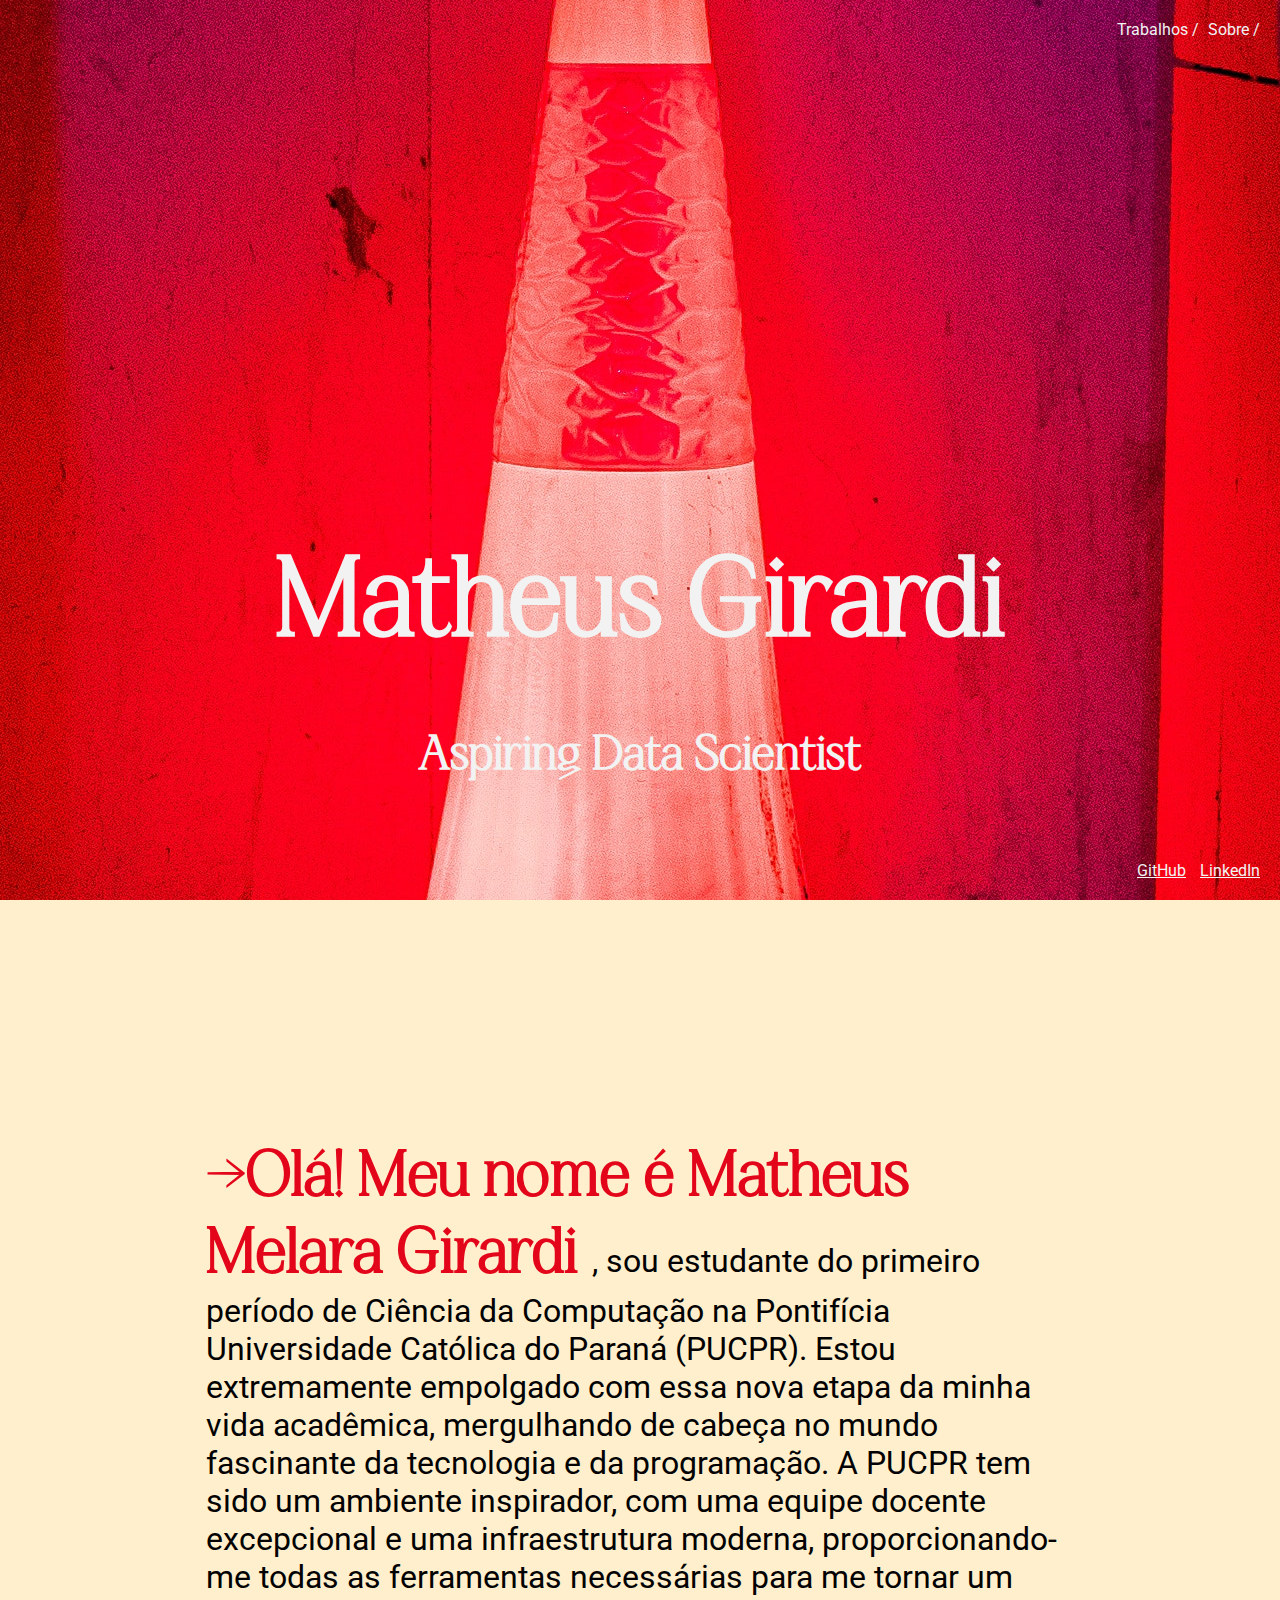
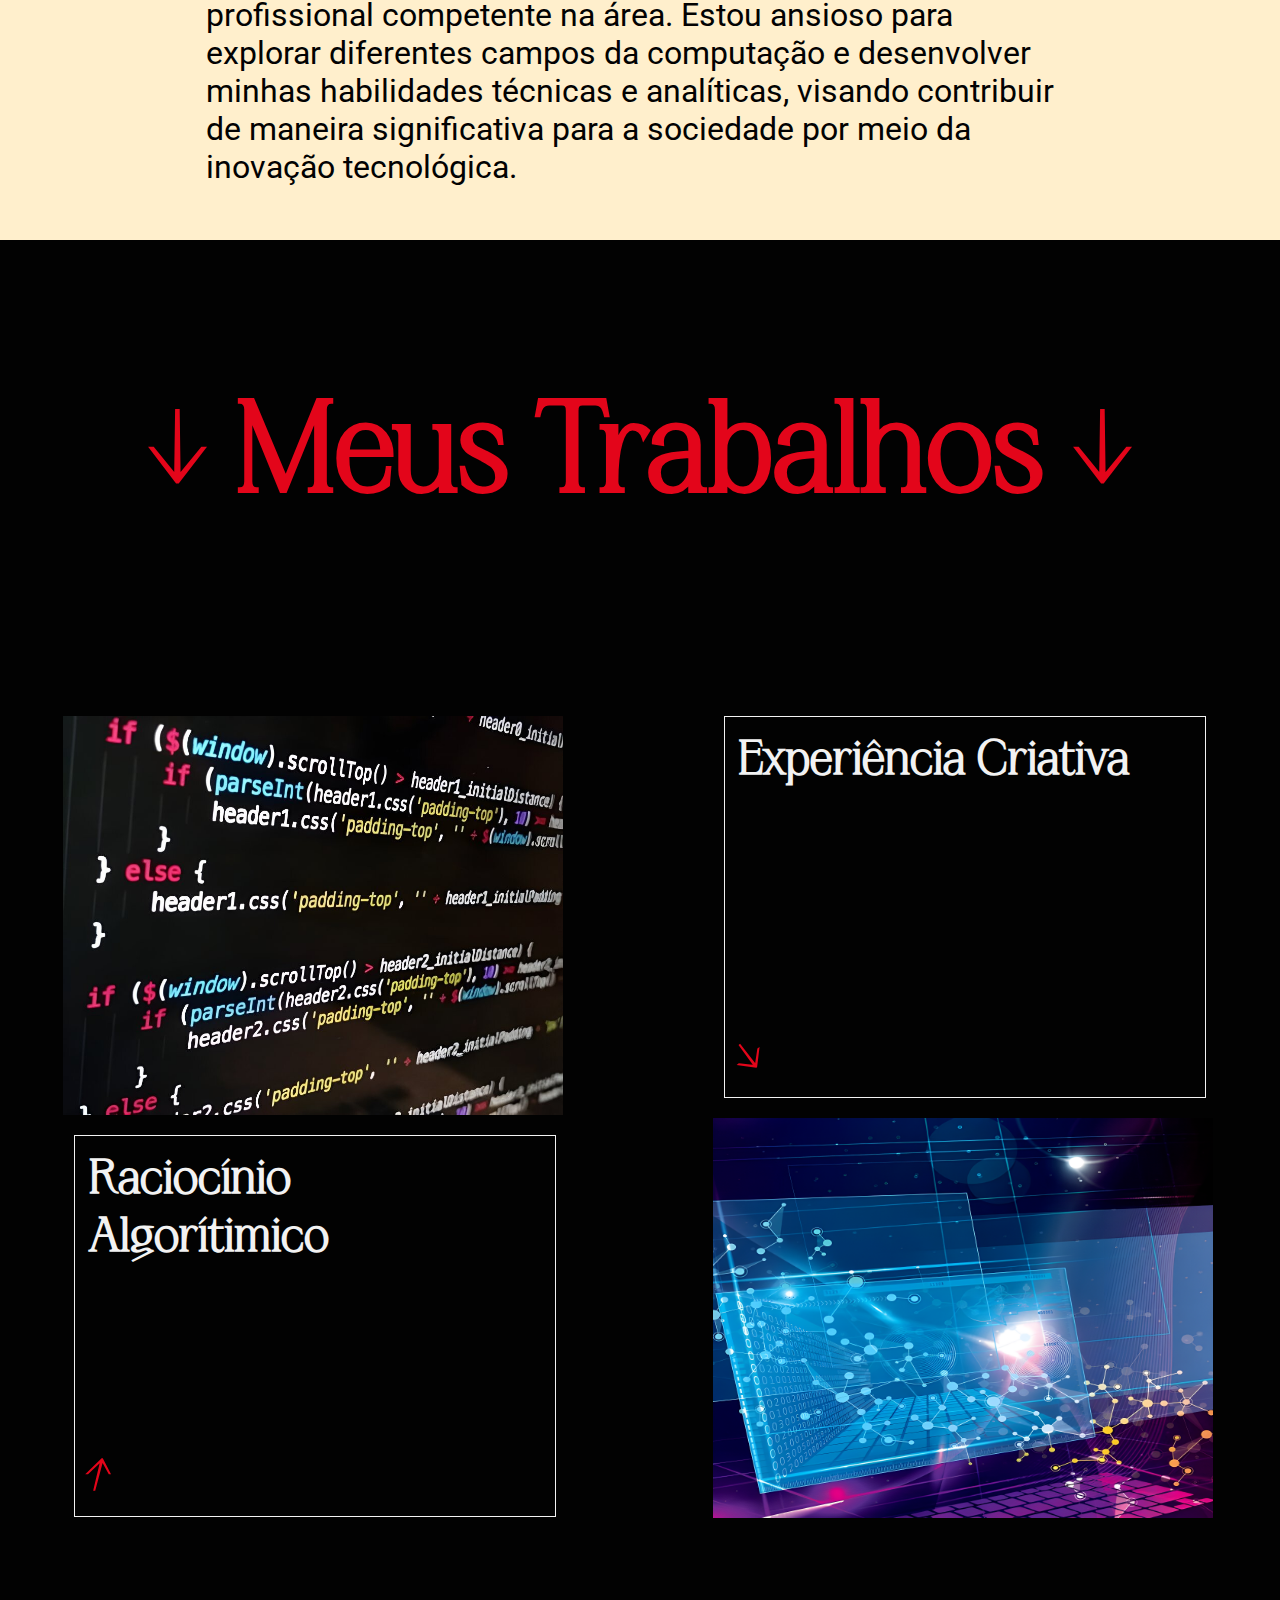
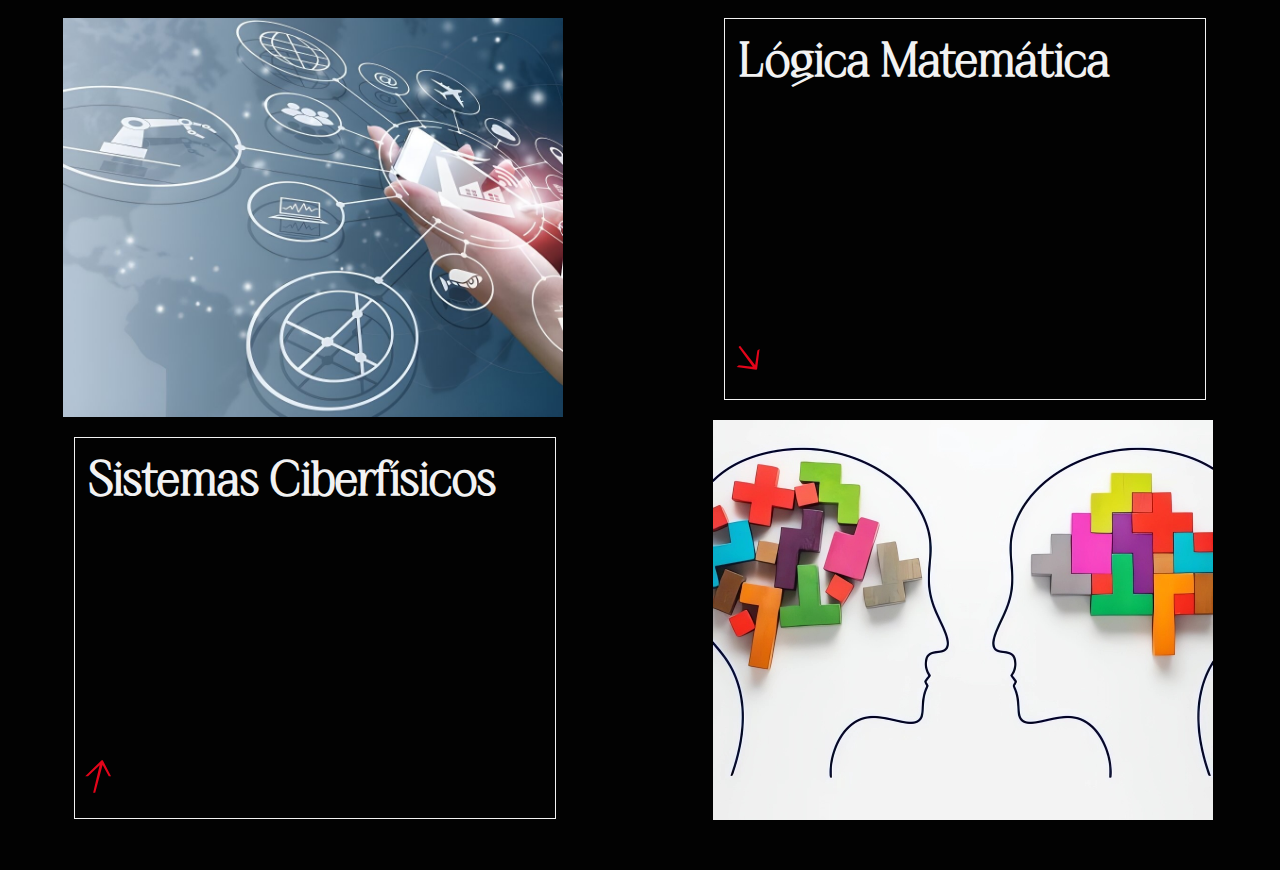
<file: index.html>
<!DOCTYPE html>
<html>

<head>
  <title>Portifólio</title>
  <link rel="stylesheet" type="text/css" href="style.css">
  <link rel="preconnect" href="https://fonts.googleapis.com">
  <link rel="preconnect" href="https://fonts.gstatic.com" crossorigin>
  <link href="https://fonts.googleapis.com/css2?family=Roboto:wght@300&display=swap" rel="stylesheet">
</head>

<body>
  <section id="home">
    <div class="main-screen">
      <h1>Matheus Girardi <br>
            <span style="font-size: 48px;">Aspiring Data Scientist</span>
      </h1>
      
      <div class="navigation">
        <a href="#work">Trabalhos</a> /
        <a href="#about">Sobre</a> /
      </div>
      <div class="social-links">
        <a href="https://github.com/Blauzin" target="_blank">GitHub</a>
        <a href="https://www.linkedin.com/in/matheus-girardi-371474269/" target="_blank">LinkedIn</a>
        <!-- Add more social links here -->
      </div>
    </div>
  </section>

  <section id="about">
    <div class="about-section">
      <p> <span style="font-family: Krylon; color:#E3051A; font-weight: bold; font-size: 2em;">→Olá! Meu nome é Matheus Melara Girardi </span>, sou estudante do primeiro período de Ciência da Computação na Pontifícia Universidade Católica do Paraná (PUCPR). Estou extremamente empolgado com essa nova etapa da minha vida acadêmica, mergulhando de cabeça no mundo fascinante da tecnologia e da programação. A PUCPR tem sido um ambiente inspirador, com uma equipe docente excepcional e uma infraestrutura moderna, proporcionando-me todas as ferramentas necessárias para me tornar um profissional competente na área. Estou ansioso para explorar diferentes campos da computação e desenvolver minhas habilidades técnicas e analíticas, visando contribuir de maneira significativa para a sociedade por meio da inovação tecnológica.</p>
    </div>
  </section>

  <section id="work">
    <div class="worksec-title">
      <h1><span style="font-family: Krylon;">↓</span> Meus <span style="font-family: Krylon;">Trabalhos ↓</span></h1>
    </div>
    <div class="featured-works">

      <div class="work-item">
        <div class="work-content">
          <img src="data/imgs/racalgoritmo .jpg" alt="Work 1 Image">
          <div class="work-description-container">
            <a href="raciocinio.html">
              <div class="work-description">
                <h2>Raciocínio Algorítimico</h2>
                <div class="row-info">
                  <span><i class="arrow-symbol">↑</i></span>
                </div>
              </div>
            </a>
          </div>
        </div>
      </div>
  
      <div class="work-item">
        <div class="work-content">
          <div class="work-description-container">
            <a href="expCriativa.html">
              <div class="work-description">
                <h2>Experiência Criativa</h2>
                <div class="row-info">
                  <span><i class="arrow-symbol">↘</i></span>
                </div>
              </div>
            </a>
          </div>
          <img src="data/imgs/expcri.jpg" alt="Work 2 Image">
        </div>
      </div>
    </div>
  
    <div class="featured-works">
      <div class="work-item">
        <div class="work-content">
          <img src="data/imgs/ciberfisicos.jpg" alt="Work 1 Image">
          <div class="work-description-container">
            <a href="ciberfisicos.html">
              <div class="work-description">
                <h2>Sistemas Ciberfísicos</h2>
                <div class="row-info">
                  <span><i class="arrow-symbol">↑</i></span>
                </div>
              </div>
            </a>
          </div>
        </div>
      </div>
  
      <div class="work-item">
        <div class="work-content">
          <div class="work-description-container">
            <a href="logicamat.html">
              <div class="work-description">
                <h2>Lógica Matemática</h2>
                <div class="row-info">
                  <span><i class="arrow-symbol">↘</i></span>
                </div>
              </div>
            </a>
          </div>
          <img src="data/imgs/logicamat.jpg" alt="Work 2 Image">
        </div>
      </div>
    </div>
  </section>
  

</body>

</html>
</file>
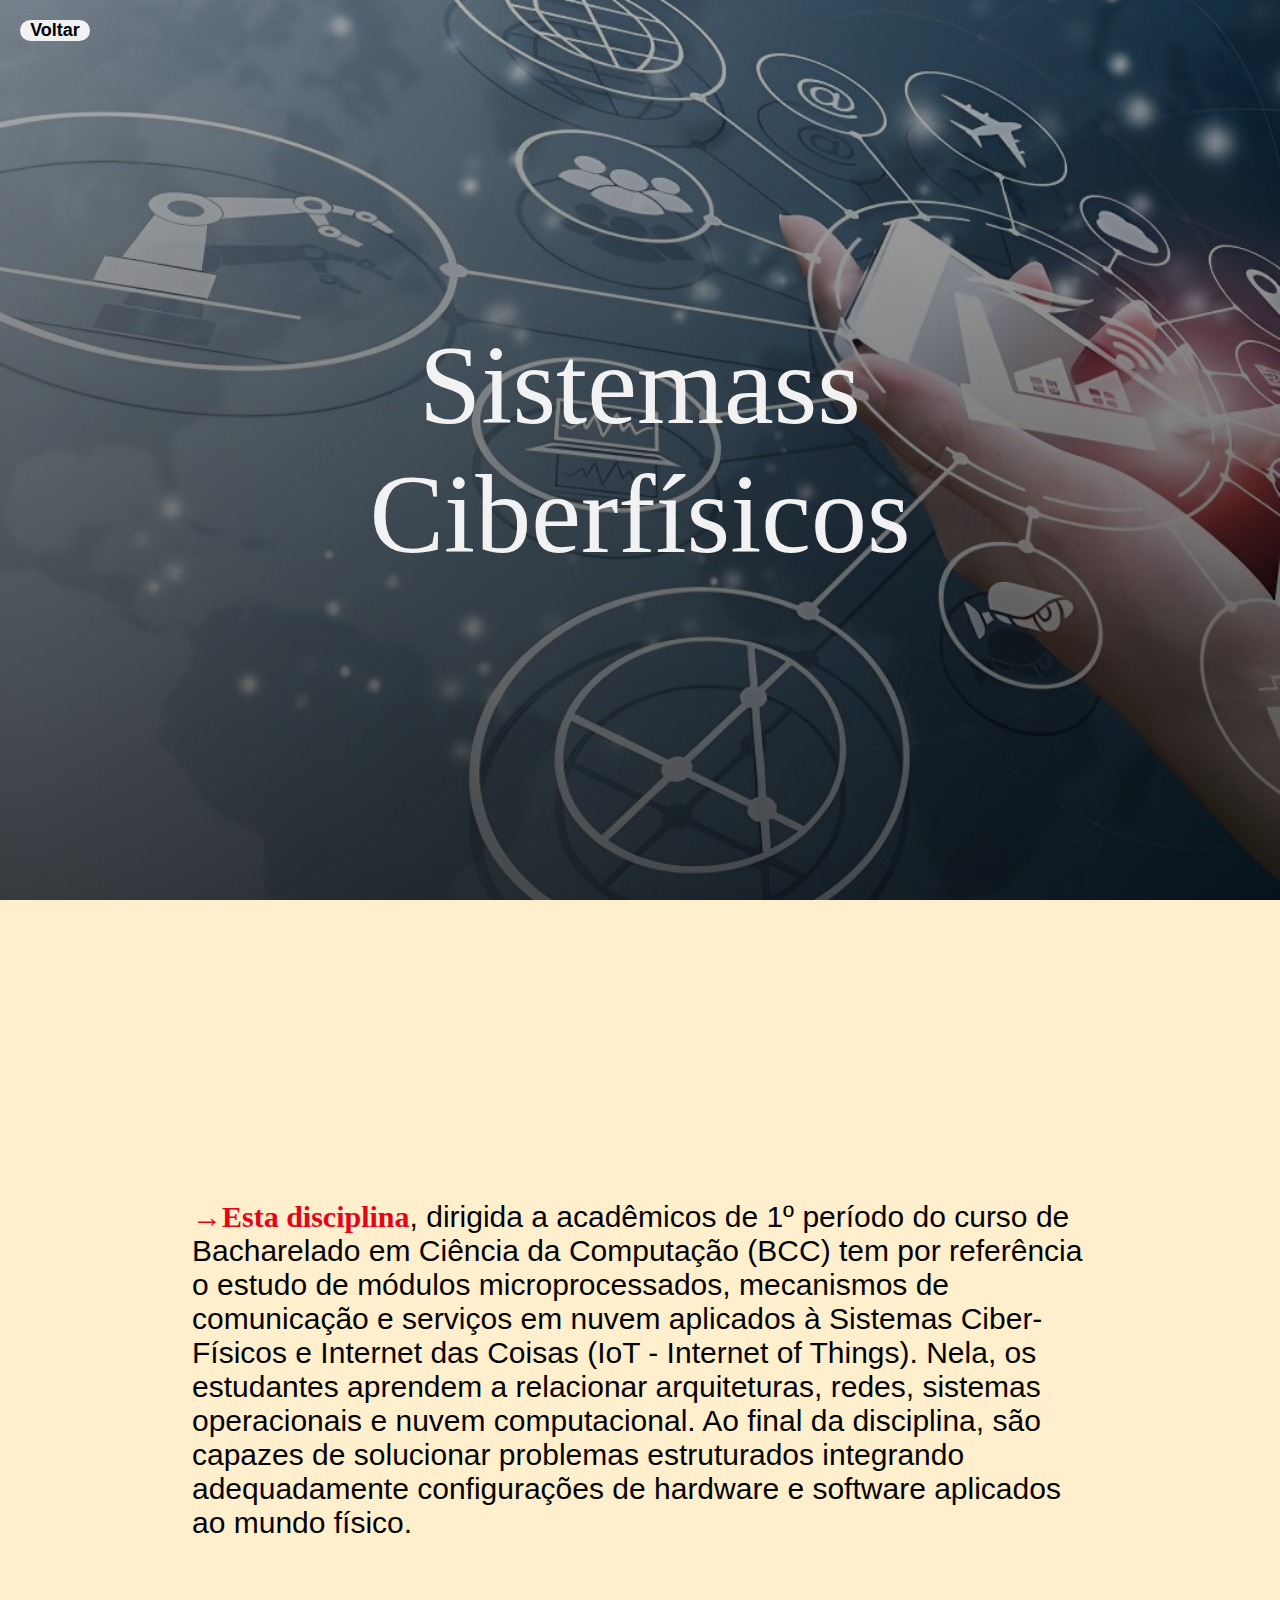
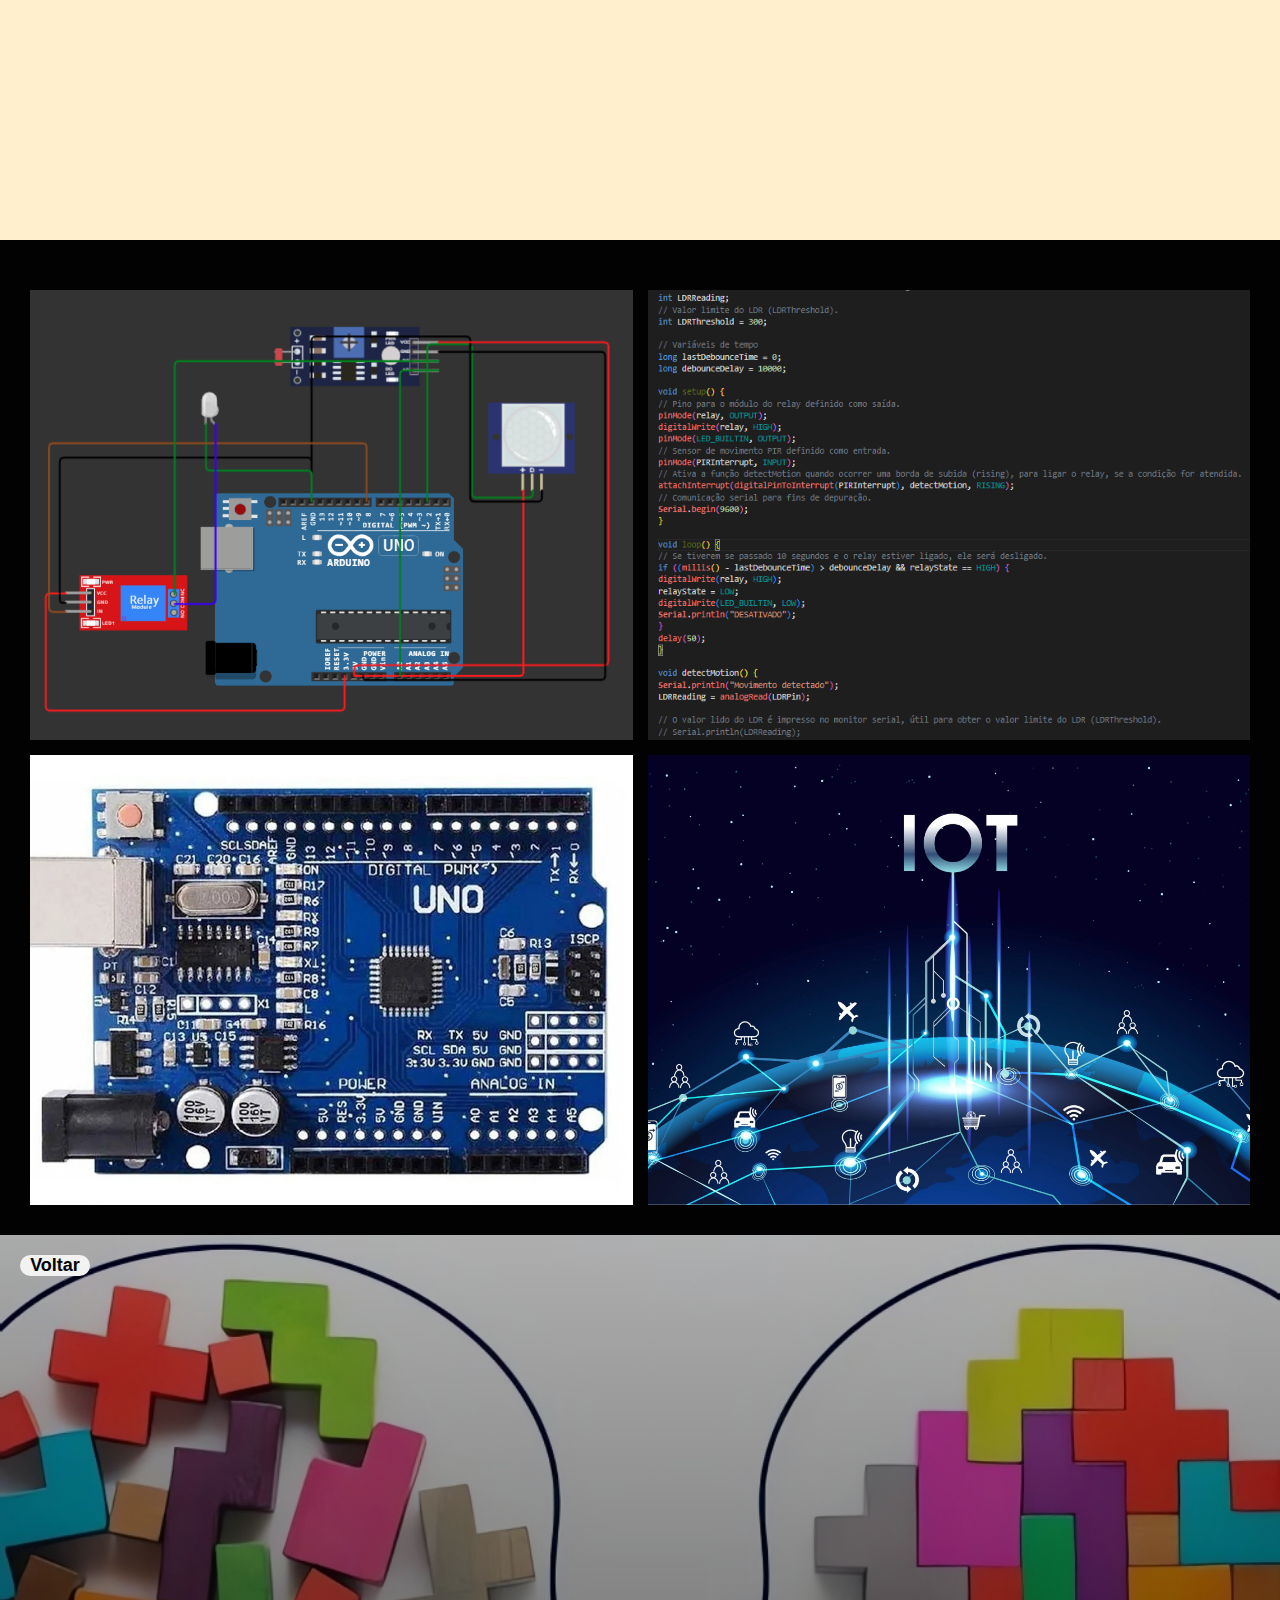
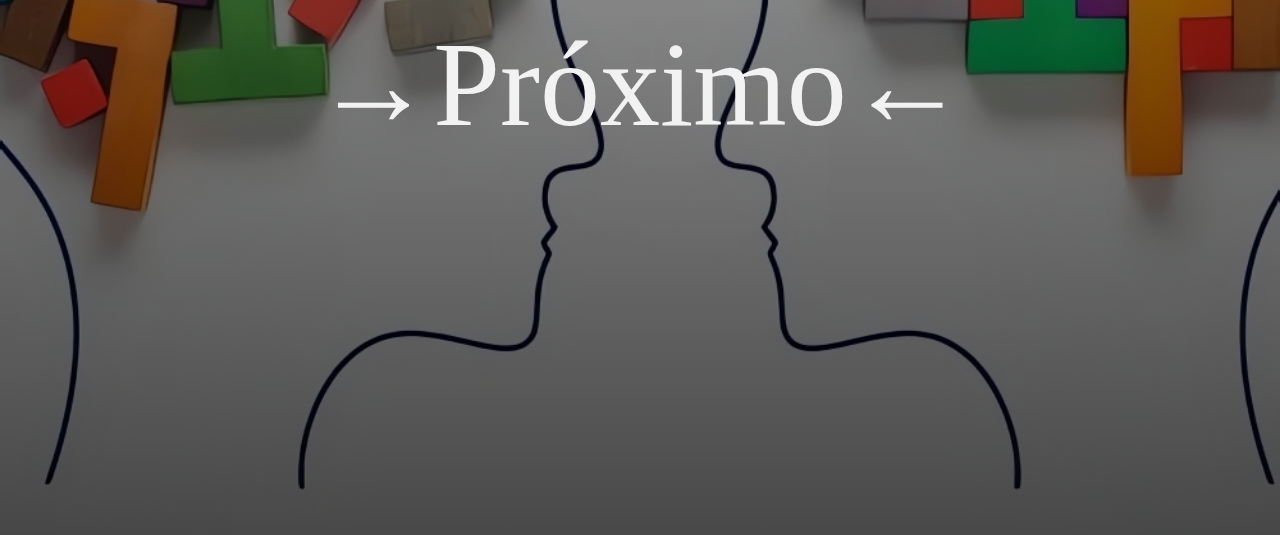
<file: ciberfisicos.html>
<!DOCTYPE html>
<html>
<head>
  <title>Raciocínio Algorítimico</title>
  <style>
    body {
      margin: 0;
      padding: 0;
      font-family: 'Roboto', sans-serif;
    }
    :root {
    --rich-black: #020202;
    --white-text: #F2F2F2;
    --almond: #FFEFCC;
    --red-accent: #E3051A;
  }
    
    .container {
      position: relative;
      height: 100vh;
      background-image: linear-gradient(rgba(0,0,0,0.3),rgba(0,0,0,0.7)), url(data/imgs/ciberfisicos.jpg);
      background-size: cover;
      background-position: center;
    }
    
    .title {
      font-family: Krylon;
      position: absolute;
      top: 50%;
      left: 50%;
      transform: translate(-50%, -50%);
      text-align: center;
      color: var(--white-text);
      font-size: 7em;
      text-decoration: none;
    }
    
    .return-button {
      width: 70px;
      height: 20-px;
      position: absolute;
      top: 20px;
      left: 20px;
      border-radius: 15px;
      color: var(--rich-black);
      font-size: 18px;
      font-weight: bold;
      background-color: var(--white-text);
      text-align: center;
      text-decoration: none;
    }
    
    .content {
    background-color: var(--rich-black);
    }
    
    .text-with-image {
      font-size: 30px;
      height: 100vh;
      padding: 20px;
      padding-left: 15%;
      color: var(--rich-black);
      background-color: var(--almond);
      display: flex;
      align-items: center;
    }
    
    .text {
      width: 70vw;
    }
    
   
    
    .grid {
      padding: 30px;
      display: grid;
      grid-template-columns: repeat(2, 1fr);
      grid-gap: 15px;
      margin-top: 20px;
      background-color: var(--rich-black);
    }
    
    .grid-item {
      display: flex;
      justify-content: center;
      align-items: center;
      background-color: var(--rich-black);
      height: 50vh;
      min-width: 400px;
      background-position: center;
      background-size: cover;
    }
    
    .last-section {
      position: relative;
      height: 100vh;
      background-image: linear-gradient(rgba(0,0,0,0.3),rgba(0,0,0,0.7)), url(data/imgs/logicamat.jpg);
      background-size: cover;
      background-position: center;
      display: flex;
      justify-content: center;
      align-items: center;
      color: --;
      font-size: 30px;
      
    }
    
  </style>
</head>
<body>
  <div class="container">
    <div class="title">Sistemass Ciberfísicos</div>
    <a class="return-button" href="index.html">Voltar</a>
  </div>
  
  <div class="content">
    <div class="text-with-image">
      <div class="text">
        <p><span style="font-family: Krylon; color:#E3051A; font-weight: bold;">→Esta disciplina</span>, dirigida a acadêmicos de 1º período do curso de Bacharelado em Ciência da Computação (BCC) tem por referência o estudo de módulos microprocessados, mecanismos de comunicação e serviços em nuvem aplicados à Sistemas Ciber-Físicos e Internet das Coisas (IoT - Internet of Things). 
            Nela, os estudantes aprendem a relacionar arquiteturas, redes, sistemas operacionais e nuvem computacional. 
            Ao final da disciplina, são capazes de solucionar problemas estruturados integrando adequadamente configurações de hardware e software aplicados ao mundo físico.
        </div>
    </div>
    <div class="grid">
      <div class="grid-item" style="background-image: url(data/imgs/ciber1.png);"></div>
      <div class="grid-item" style="background-image: url(data/imgs/ciber2.png);"></div>
      <div class="grid-item" style="background-image: url(data/imgs/ciber3.jpg);"></div>
      <div class="grid-item" style="background-image: url(data/imgs/ciber4.jpg);"></div>
    </div>
  </div>
  
  <div class="last-section">
    <a class="return-button" href="index.html">Voltar</a>
    <a class="title" style="font-size: 4em;" href="logicamat.html">→Próximo←</a>
  </div>
</body>
</html>
</file>
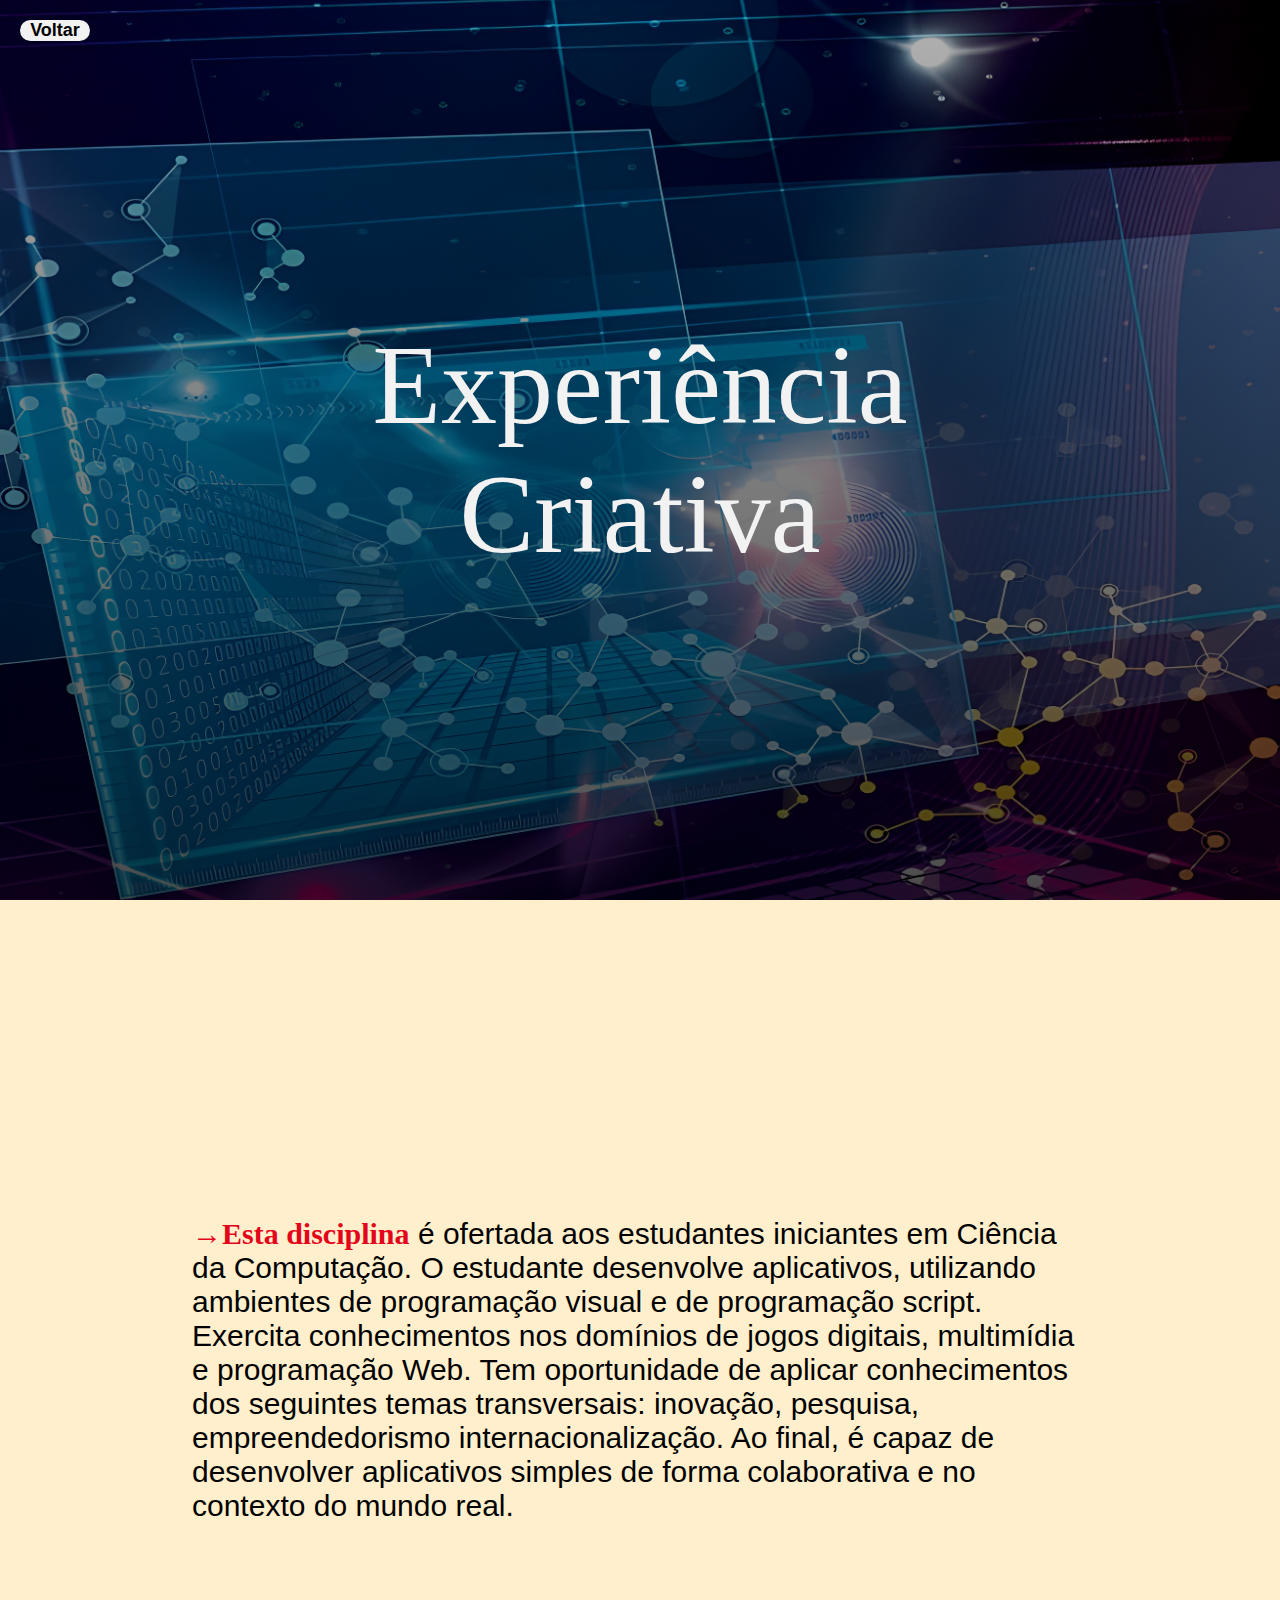
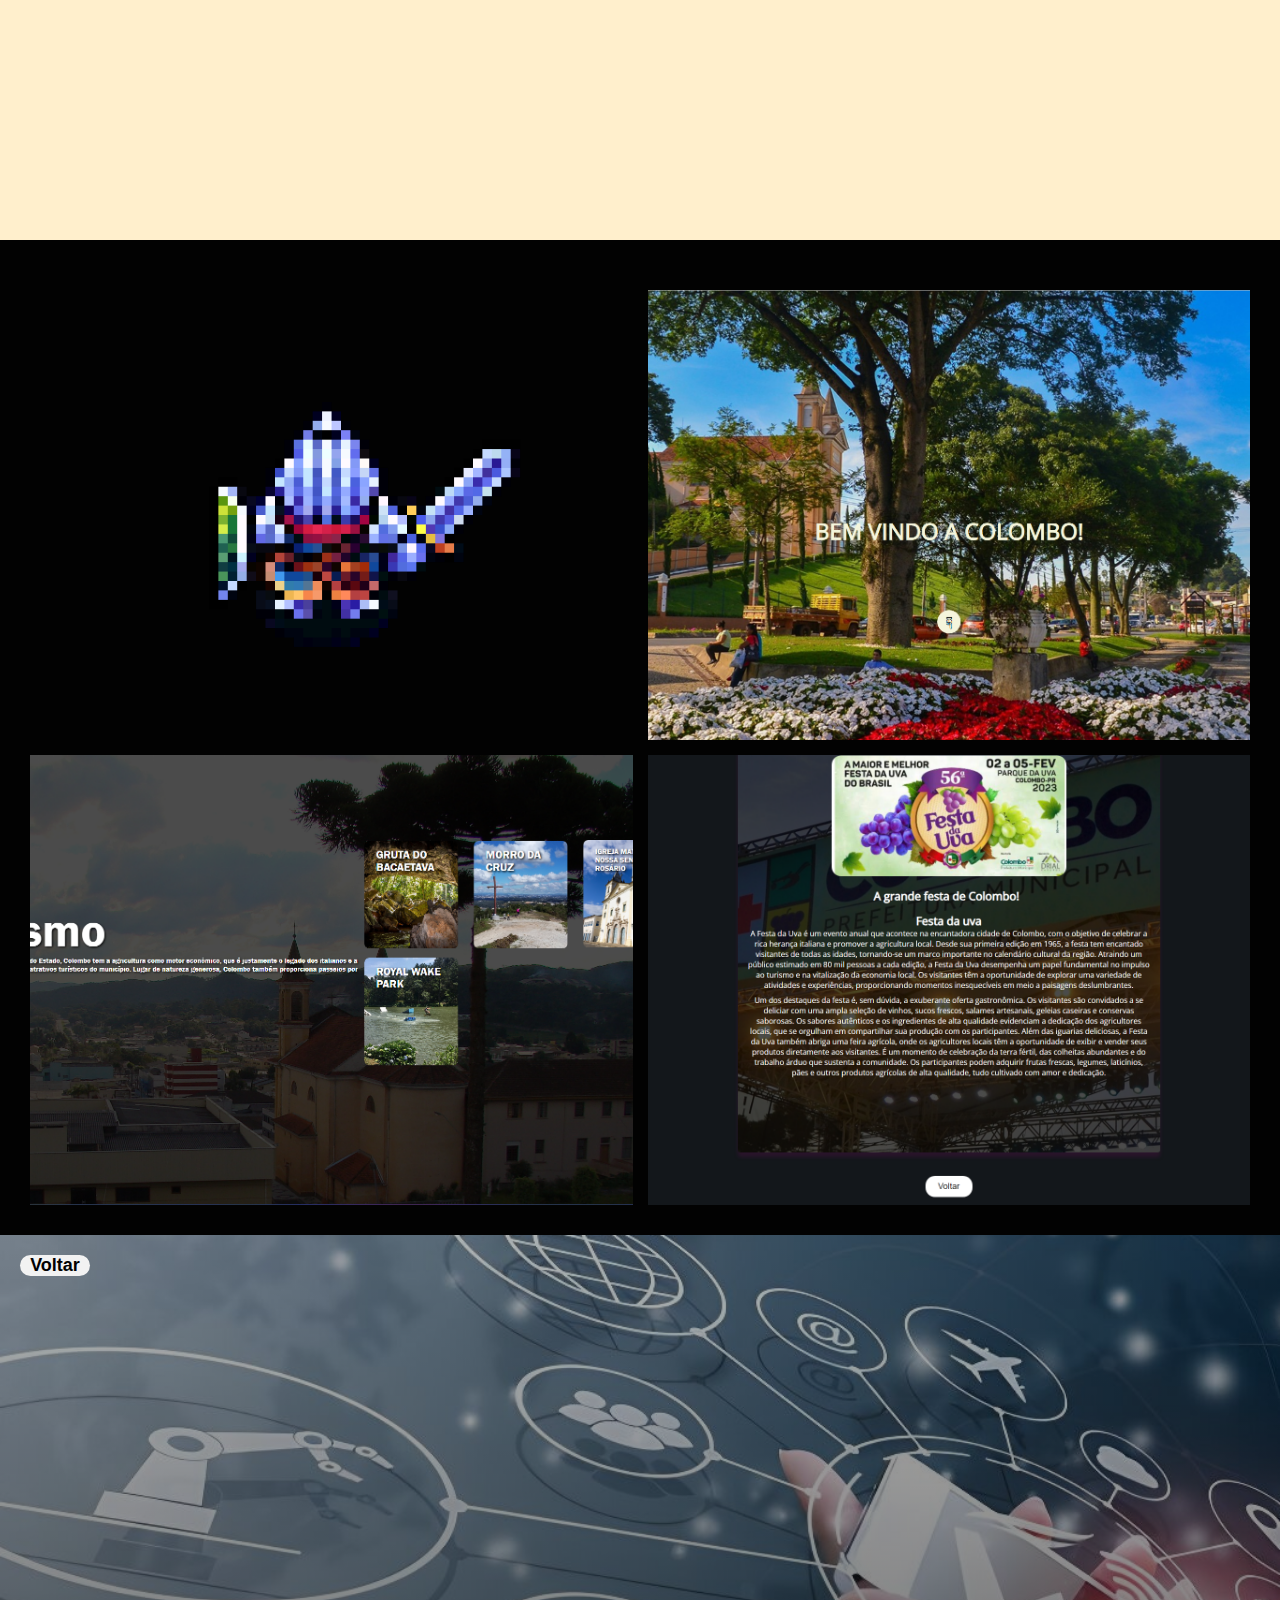
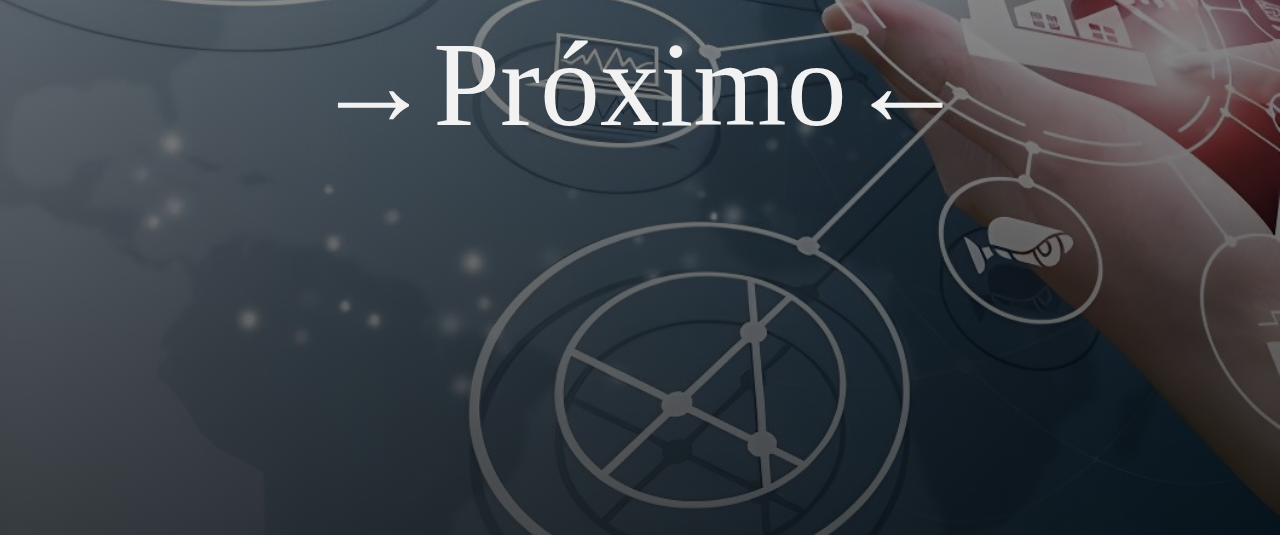
<file: expCriativa.html>
<!DOCTYPE html>
<html>
<head>
  <title>Raciocínio Algorítimico</title>
  <style>
    body {
      margin: 0;
      padding: 0;
      font-family: 'Roboto', sans-serif;
    }
    :root {
    --rich-black: #020202;
    --white-text: #F2F2F2;
    --almond: #FFEFCC;
    --red-accent: #E3051A;
  }
    
    .container {
      position: relative;
      height: 100vh;
      background-image: linear-gradient(rgba(0,0,0,0.3),rgba(0,0,0,0.7)), url(data/imgs/expcri.jpg);
      background-size: cover;
      background-position: center;
    }
    
    .title {
      font-family: Krylon;
      position: absolute;
      top: 50%;
      left: 50%;
      transform: translate(-50%, -50%);
      text-align: center;
      color: var(--white-text);
      font-size: 7em;
      text-decoration: none;
    }
    
    .return-button {
      width: 70px;
      height: 20-px;
      position: absolute;
      top: 20px;
      left: 20px;
      border-radius: 15px;
      color: var(--rich-black);
      font-size: 18px;
      font-weight: bold;
      background-color: var(--white-text);
      text-align: center;
      text-decoration: none;
    }
    
    .content {
    background-color: var(--rich-black);
    }
    
    .text-with-image {
      font-size: 30px;
      height: 100vh;
      padding: 20px;
      padding-left: 15%;
      color: var(--rich-black);
      background-color: var(--almond);
      display: flex;
      align-items: center;
    }
    
    .text {
      width: 70vw;
    }
    
   
    
    .grid {
      padding: 30px;
      display: grid;
      grid-template-columns: repeat(2, 1fr);
      grid-gap: 15px;
      margin-top: 20px;
      background-color: var(--rich-black);
    }
    
    .grid-item {
      display: flex;
      justify-content: center;
      align-items: center;
      background-color: var(--rich-black);
      height: 50vh;
      min-width: 400px;
      background-position: center;
      background-size: cover;
    }
    
    .last-section {
      position: relative;
      height: 100vh;
      background-image: linear-gradient(rgba(0,0,0,0.3),rgba(0,0,0,0.7)), url(data/imgs/ciberfisicos.jpg);
      background-size: cover;
      background-position: center;
      display: flex;
      justify-content: center;
      align-items: center;
      color: --;
      font-size: 30px;
      
    }
    
  </style>
</head>
<body>
  <div class="container">
    <div class="title">Experiência Criativa</div>
    <a class="return-button" href="index.html">Voltar</a>
  </div>
  
  <div class="content">
    <div class="text-with-image">
      <div class="text">
        <p><span style="font-family: Krylon; color:#E3051A; font-weight: bold;">→Esta disciplina</span>  é ofertada aos estudantes iniciantes em Ciência da Computação. O estudante desenvolve aplicativos, utilizando ambientes de programação visual e de programação script. Exercita conhecimentos nos domínios de jogos digitais, multimídia e programação Web. Tem oportunidade de aplicar conhecimentos dos seguintes temas  
            transversais: inovação, pesquisa, empreendedorismo internacionalização. Ao final, é capaz de desenvolver aplicativos simples de forma colaborativa e no contexto do mundo real.</div>
    </div>
    
    <div class="grid">
      <div class="grid-item" style="background-image: url(data/imgs/knight.gif);"></div>
      <div class="grid-item" style="background-image: url(data/imgs/expcri1.png);"></div>
      <div class="grid-item" style="background-image: url(data/imgs/expcri2.png);"></div>
      <div class="grid-item" style="background-image: url(data/imgs/expcri3.png);"></div>
    </div>
  </div>
  
  <div class="last-section">
    <a class="return-button" href="index.html">Voltar</a>
    <a class="title" style="font-size: 4em;" href="ciberfisicos.html">→Próximo←</a>
  </div>
</body>
</html>
</file>
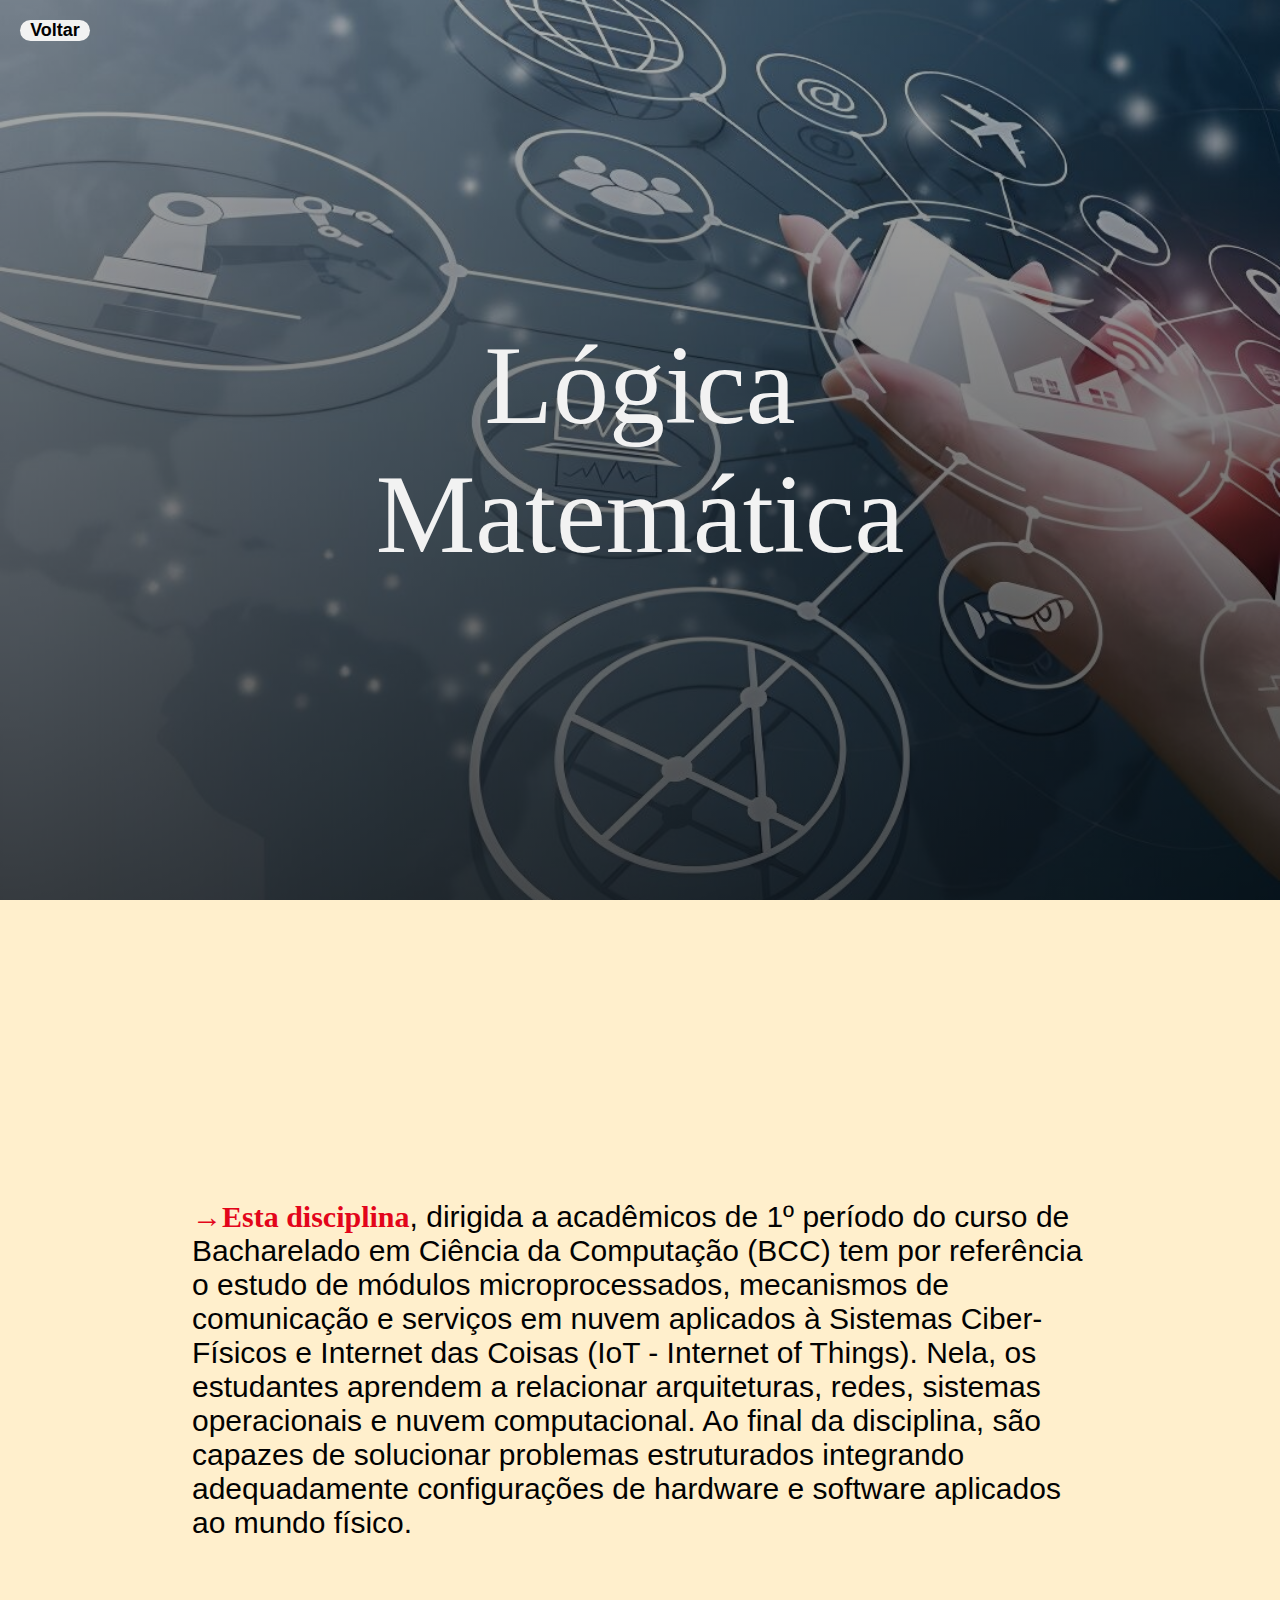
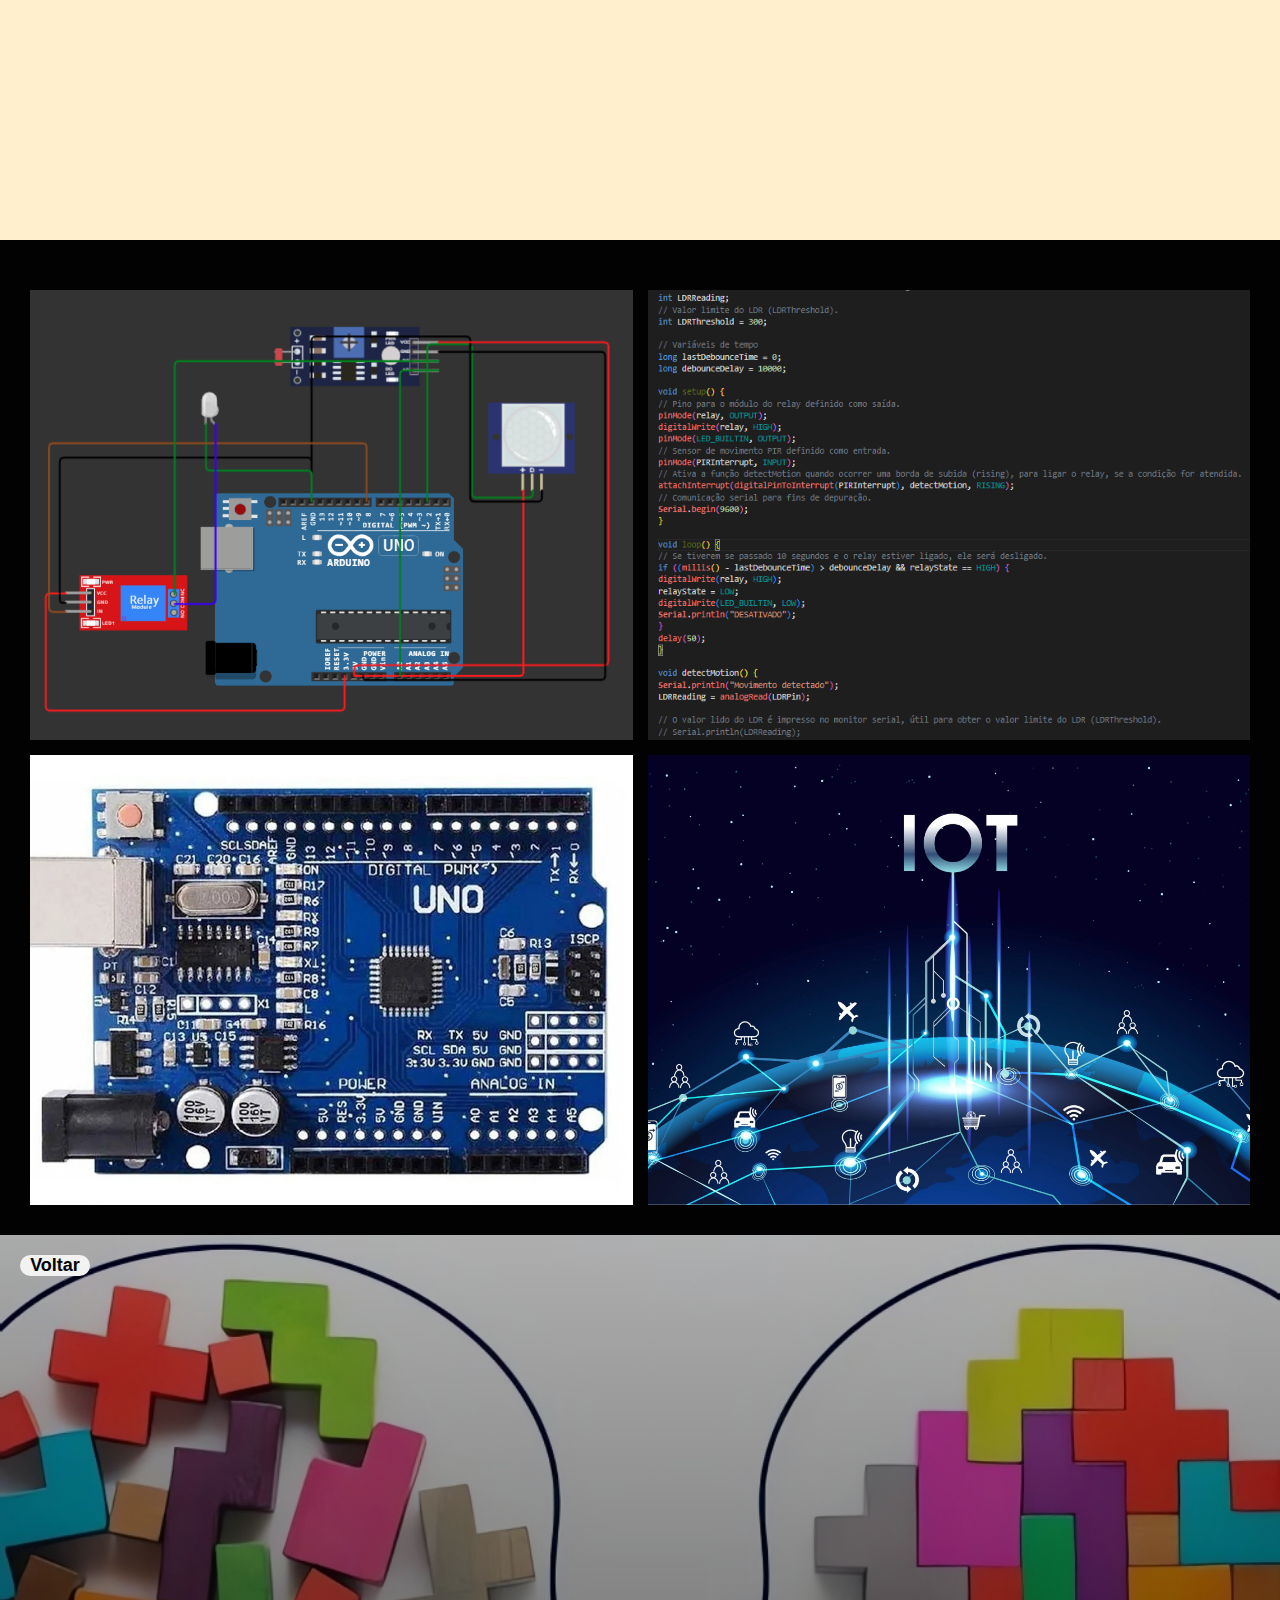
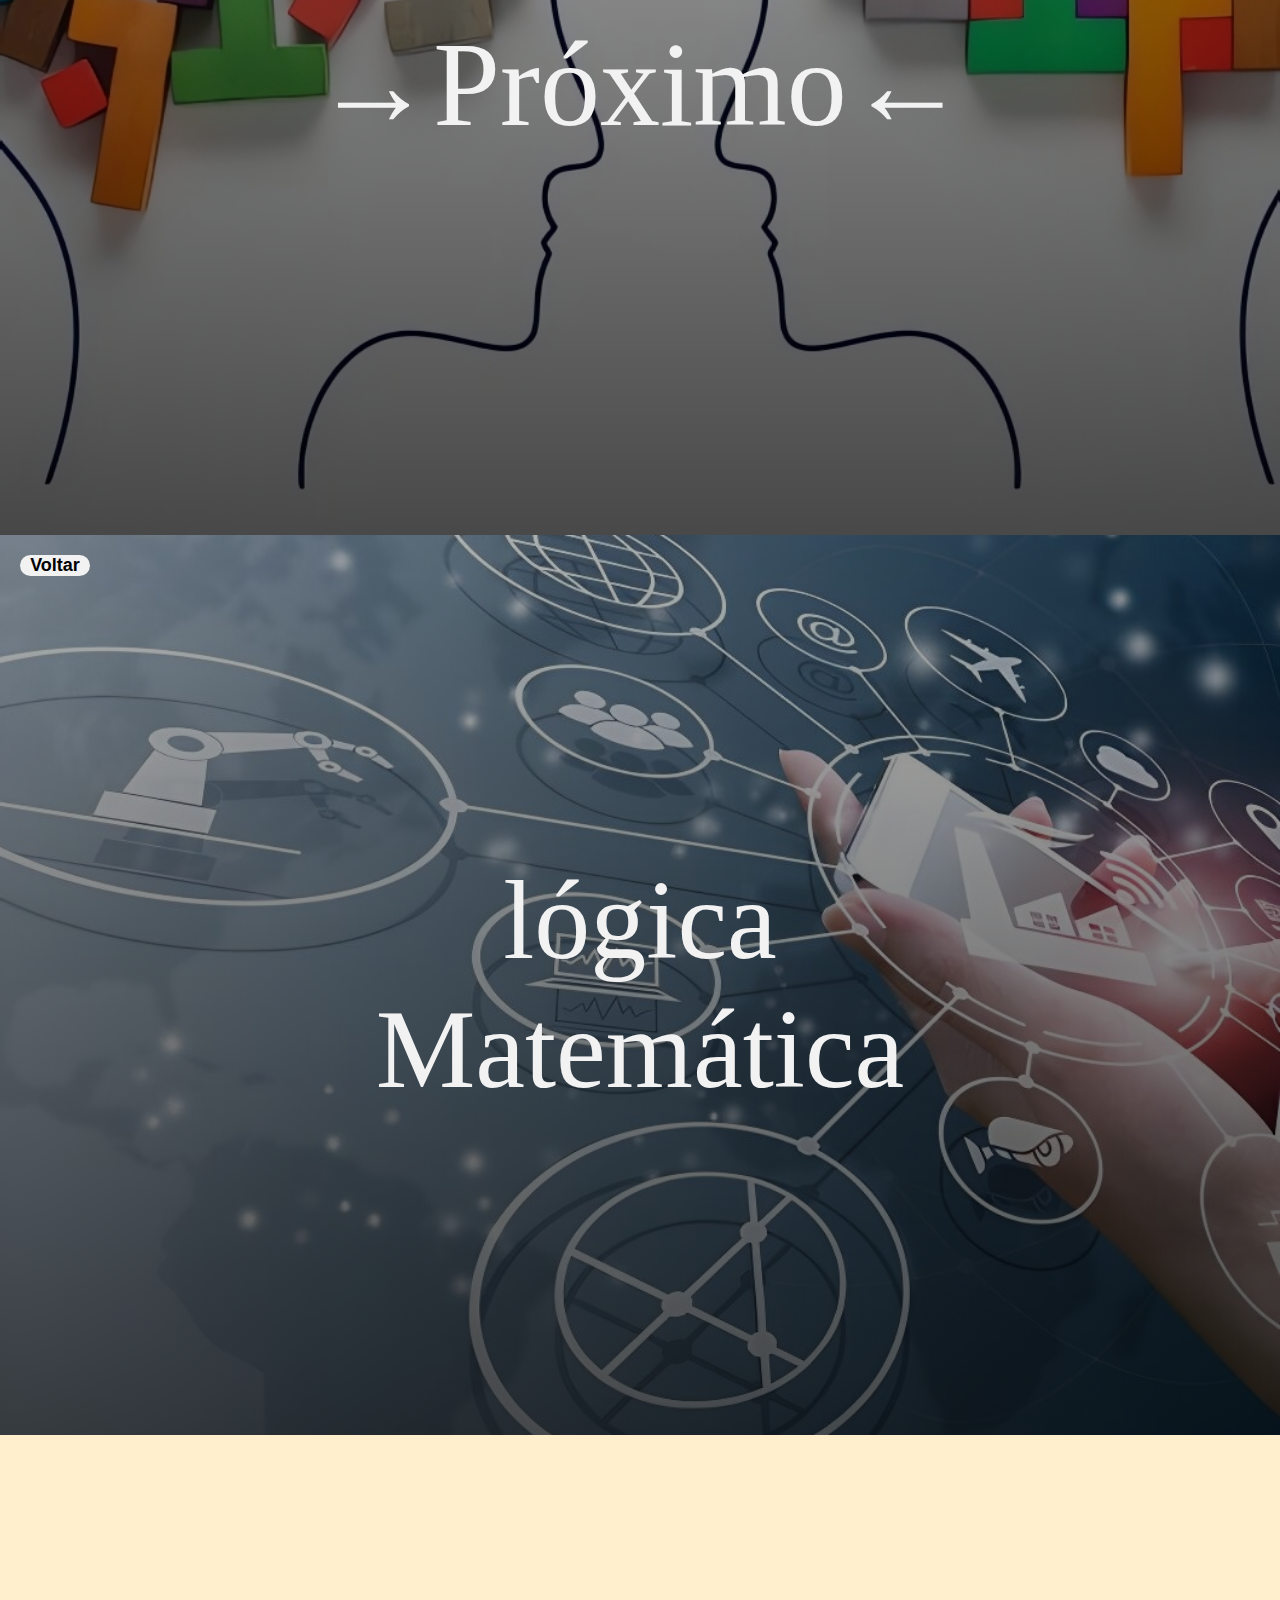
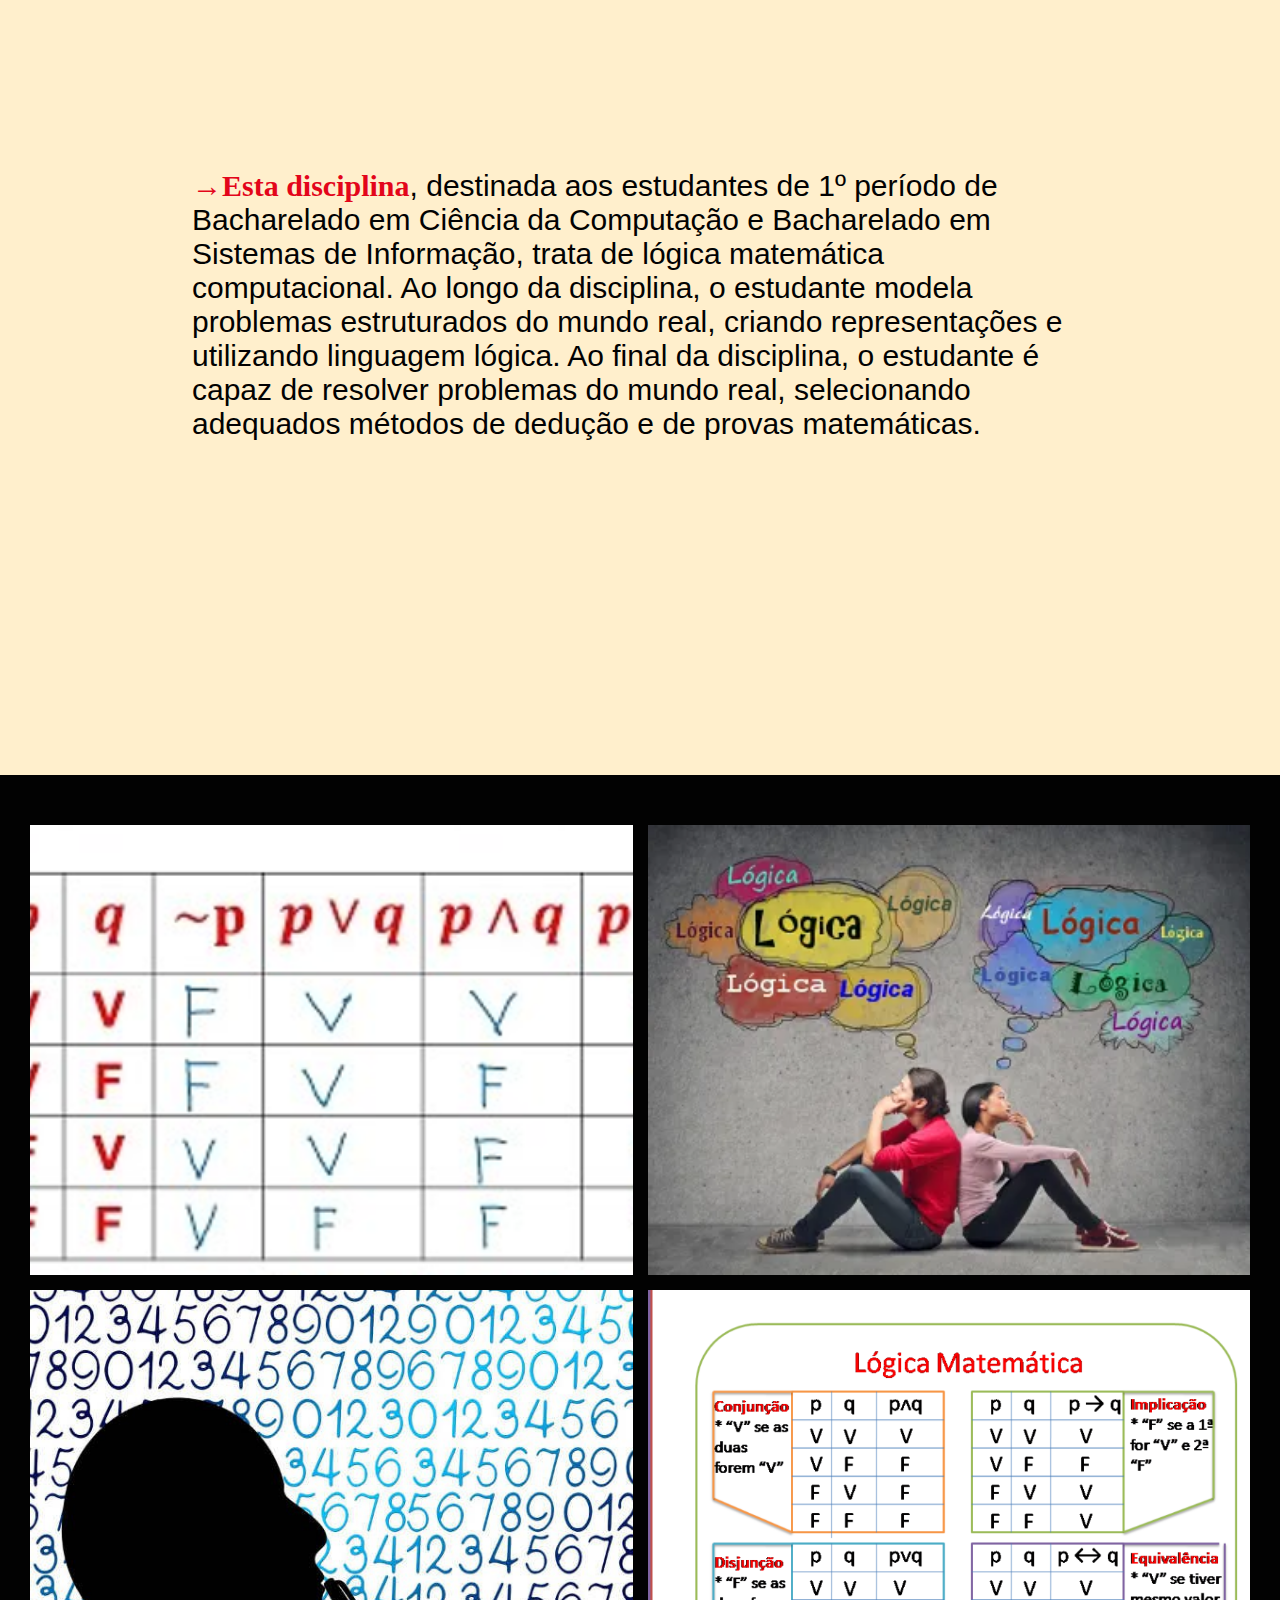
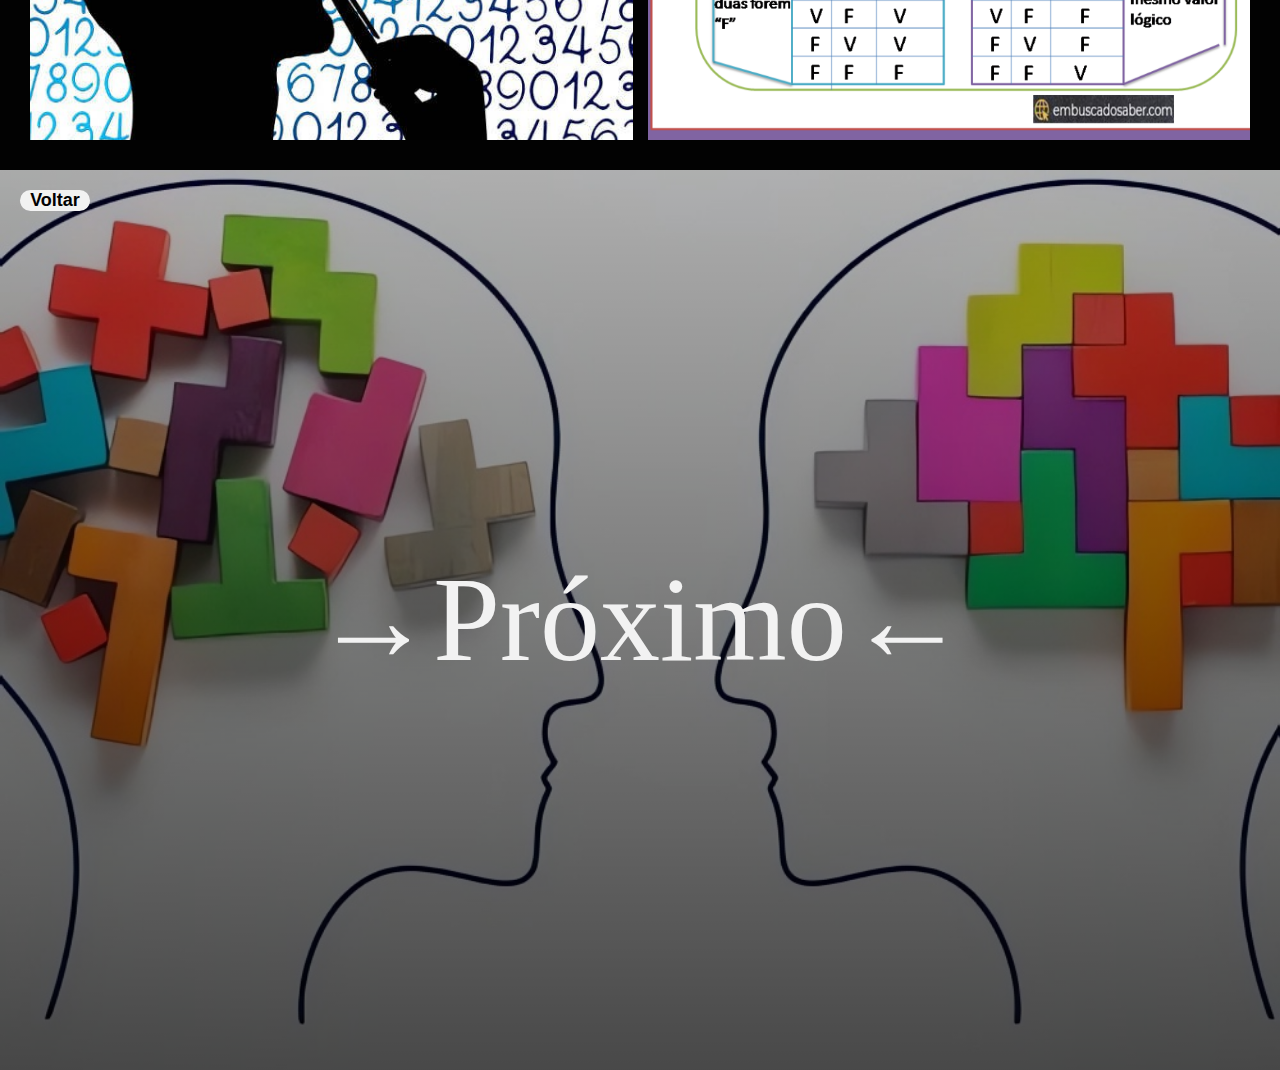
<file: logicamat.html>
<!DOCTYPE html>
<html>
<head>
  <title>Raciocínio Algorítimico</title>
  <style>
    body {
      margin: 0;
      padding: 0;
      font-family: 'Roboto', sans-serif;
    }
    :root {
    --rich-black: #020202;
    --white-text: #F2F2F2;
    --almond: #FFEFCC;
    --red-accent: #E3051A;
  }
    
    .container {
      position: relative;
      height: 100vh;
      background-image: linear-gradient(rgba(0,0,0,0.3),rgba(0,0,0,0.7)), url(data/imgs/logicamat.jpg);
      background-size: cover;
      background-position: center;
    }
    
    .title {
      font-family: Krylon;
      position: absolute;
      top: 50%;
      left: 50%;
      transform: translate(-50%, -50%);
      text-align: center;
      color: var(--white-text);
      font-size: 7em;
      text-decoration: none;
    }
    
    .return-button {
      width: 70px;
      height: 20-px;
      position: absolute;
      top: 20px;
      left: 20px;
      border-radius: 15px;
      color: var(--rich-black);
      font-size: 18px;
      font-weight: bold;
      background-color: var(--white-text);
      text-align: center;
      text-decoration: none;
    }
    
    .content {
    background-color: var(--rich-black);
    }
    
    .text-with-image {
      font-size: 30px;
      height: 100vh;
      padding: 20px;
      padding-left: 15%;
      color: var(--rich-black);
      background-color: var(--almond);
      display: flex;
      align-items: center;
    }
    
    .text {
      width: 70vw;
    }
    
   
    
    .grid {
      padding: 30px;
      display: grid;
      grid-template-columns: repeat(2, 1fr);
      grid-gap: 15px;
      margin-top: 20px;
      background-color: var(--rich-black);
    }
    
    .grid-item {
      display: flex;
      justify-content: center;
      align-items: center;
      background-color: var(--rich-black);
      height: 50vh;
      min-width: 400px;
      background-position: center;
      background-size: cover;
    }
    
    .last-section {
      position: relative;
      height: 100vh;
      background-image: linear-gradient(rgba(0,0,0,0.3),rgba(0,0,0,0.7)), url(data/imgs/racalgoritmo\ .jpg);
      background-size: cover;
      background-position: center;
      display: flex;
      justify-content: center;
      align-items: center;
      color: --;
      font-size: 30px;
      
    }
    
  </style>
</head>
<body>
  <div class="container">
    <div class="title">Lógica Matemática</div>
    <a class="return-button" href="index.html">Voltar</a>
  </div>
  
  <div class="content">
    <div class="text-with-image">
      <div class="text">
        <p><span style="font-family: Krylon; color:#E3051A; font-weight: bold;">→Esta disciplina</span>, dirigida a acadêmicos de 1º período do curso de Bacharelado em Ciência da Computação (BCC) tem por referência o estudo de módulos microprocessados, mecanismos de comunicação e serviços em nuvem aplicados à Sistemas Ciber-Físicos e Internet das Coisas (IoT - Internet of Things). 
            Nela, os estudantes aprendem a relacionar arquiteturas, redes, sistemas operacionais e nuvem computacional. 
            Ao final da disciplina, são capazes de solucionar problemas estruturados integrando adequadamente configurações de hardware e software aplicados ao mundo físico.
        </div>
    </div>
    <div class="grid">
      <div class="grid-item" style="background-image: url(data/imgs/ciber1.png);"></div>
      <div class="grid-item" style="background-image: url(data/imgs/ciber2.png);"></div>
      <div class="grid-item" style="background-image: url(data/imgs/ciber3.jpg);"></div>
      <div class="grid-item" style="background-image: url(data/imgs/ciber4.jpg);"></div>
    </div>
  </div>
  
  <div class="last-section">
    <a class="return-button" href="index.html">Voltar</a>
    <a class="title" style="font-size: 4em;" href="logicamat.html">→Próximo←</a>
  </div>
</body>
</html>
<!DOCTYPE html>
<html>
<head>
  <title>Raciocínio Algorítimico</title>
  <style>
    body {
      margin: 0;
      padding: 0;
      font-family: 'Roboto', sans-serif;
    }
    :root {
    --rich-black: #020202;
    --white-text: #F2F2F2;
    --almond: #FFEFCC;
    --red-accent: #E3051A;
  }
    
    .container {
      position: relative;
      height: 100vh;
      background-image: linear-gradient(rgba(0,0,0,0.3),rgba(0,0,0,0.7)), url(data/imgs/ciberfisicos.jpg);
      background-size: cover;
      background-position: center;
    }
    
    .title {
      font-family: Krylon;
      position: absolute;
      top: 50%;
      left: 50%;
      transform: translate(-50%, -50%);
      text-align: center;
      color: var(--white-text);
      font-size: 7em;
      text-decoration: none;
    }
    
    .return-button {
      width: 70px;
      height: 20-px;
      position: absolute;
      top: 20px;
      left: 20px;
      border-radius: 15px;
      color: var(--rich-black);
      font-size: 18px;
      font-weight: bold;
      background-color: var(--white-text);
      text-align: center;
      text-decoration: none;
    }
    
    .content {
    background-color: var(--rich-black);
    }
    
    .text-with-image {
      font-size: 30px;
      height: 100vh;
      padding: 20px;
      padding-left: 15%;
      color: var(--rich-black);
      background-color: var(--almond);
      display: flex;
      align-items: center;
    }
    
    .text {
      width: 70vw;
    }
    
   
    
    .grid {
      padding: 30px;
      display: grid;
      grid-template-columns: repeat(2, 1fr);
      grid-gap: 15px;
      margin-top: 20px;
      background-color: var(--rich-black);
    }
    
    .grid-item {
      display: flex;
      justify-content: center;
      align-items: center;
      background-color: var(--rich-black);
      height: 50vh;
      min-width: 400px;
      background-position: center;
      background-size: cover;
    }
    
    .last-section {
      position: relative;
      height: 100vh;
      background-image: linear-gradient(rgba(0,0,0,0.3),rgba(0,0,0,0.7)), url(data/imgs/logicamat.jpg);
      background-size: cover;
      background-position: center;
      display: flex;
      justify-content: center;
      align-items: center;
      color: --;
      font-size: 30px;
      
    }
    
  </style>
</head>
<body>
  <div class="container">
    <div class="title">lógica Matemática</div>
    <a class="return-button" href="index.html">Voltar</a>
  </div>
  
  <div class="content">
    <div class="text-with-image">
      <div class="text">
        <p><span style="font-family: Krylon; color:#E3051A; font-weight: bold;">→Esta disciplina</span>, destinada aos estudantes de 1º período de Bacharelado em Ciência da Computação e Bacharelado em Sistemas de Informação, trata de lógica matemática computacional. Ao longo da disciplina, o estudante modela problemas estruturados do mundo real, criando representações e utilizando linguagem lógica. Ao final da disciplina, o estudante é capaz de resolver problemas do mundo real, selecionando adequados métodos de dedução e de provas matemáticas.

        </div>
    </div>
    <div class="grid">
      <div class="grid-item" style="background-image: url(data/imgs/logicamat1.jpg);"></div>
      <div class="grid-item" style="background-image: url(data/imgs/logicamat2.webp);"></div>
      <div class="grid-item" style="background-image: url(data/imgs/logicamat3.jpeg);"></div>
      <div class="grid-item" style="background-image: url(data/imgs/logicamat4.png);"></div>
    </div>
  </div>
  
  <div class="last-section">
    <a class="return-button" href="index.html">Voltar</a>
    <a class="title" style="font-size: 4em;" href="raciocinio.html">→Próximo←</a>
  </div>
</body>
</html>
</file>
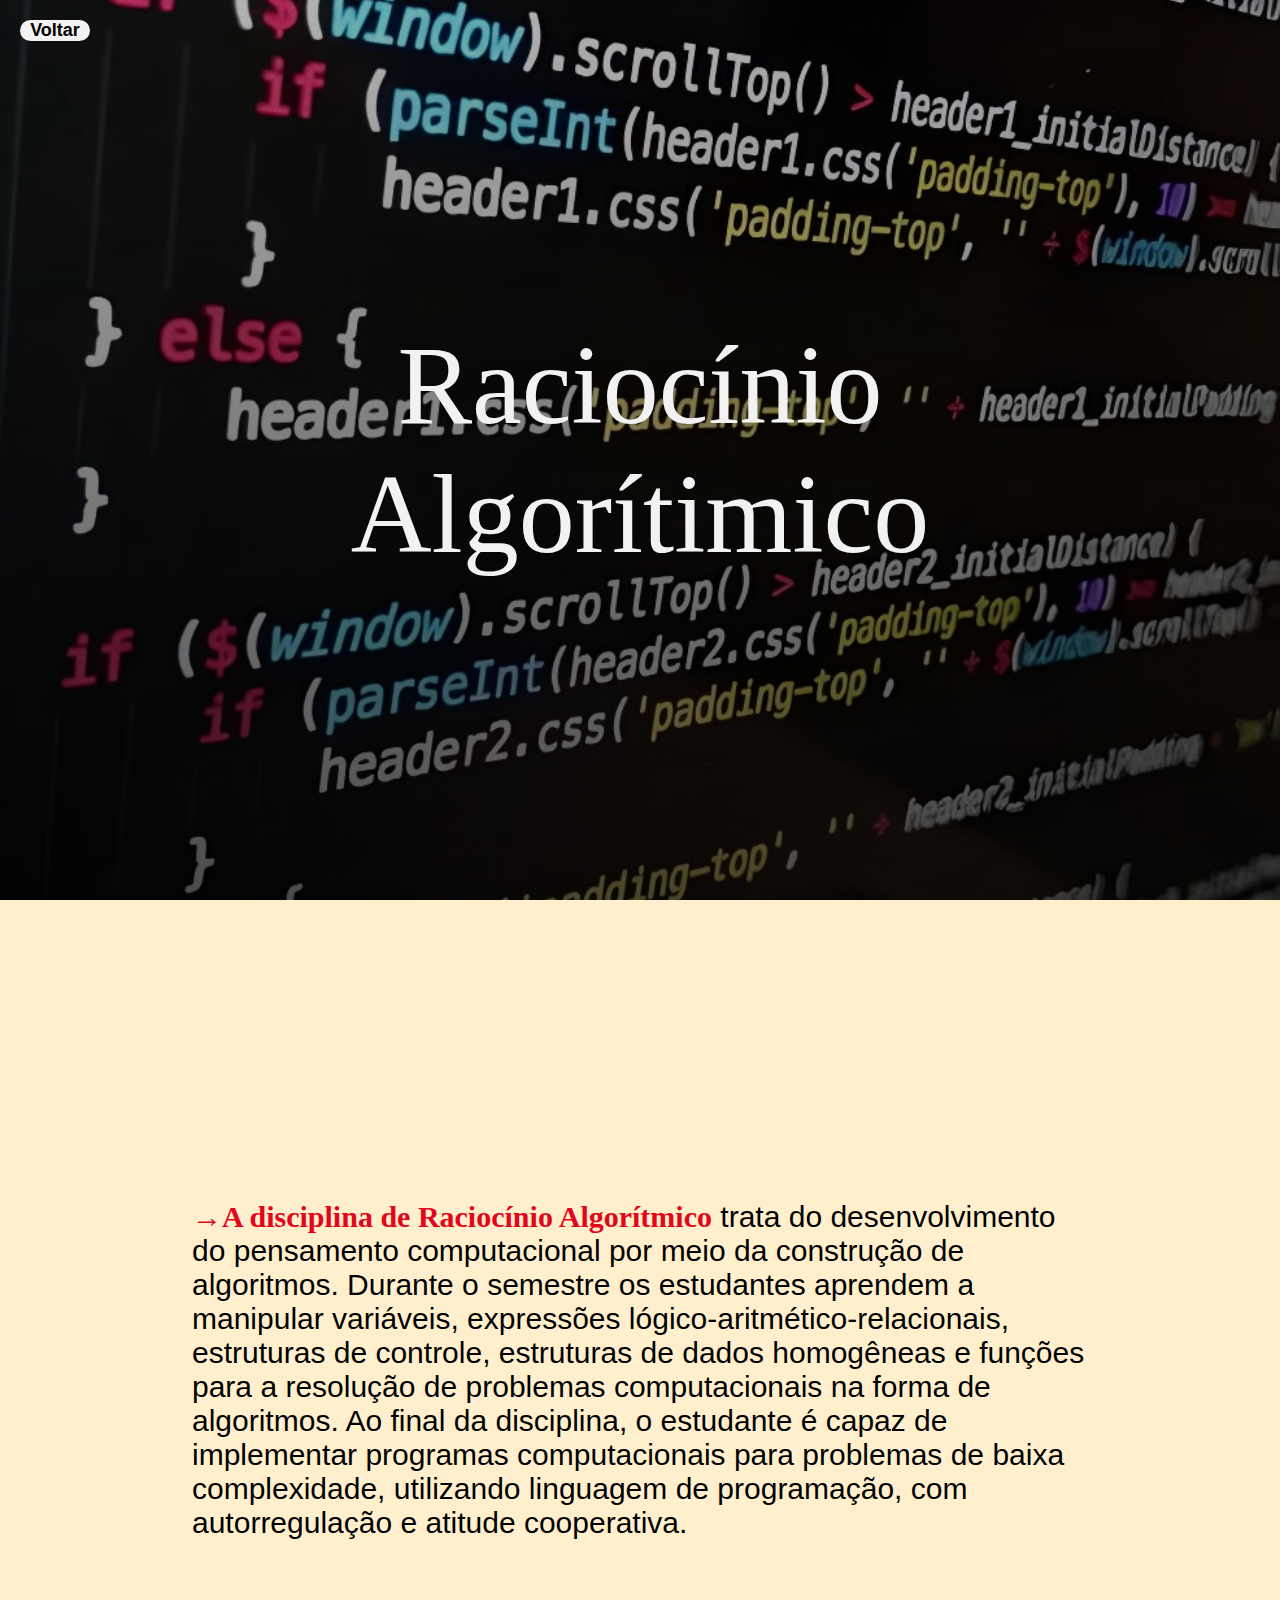
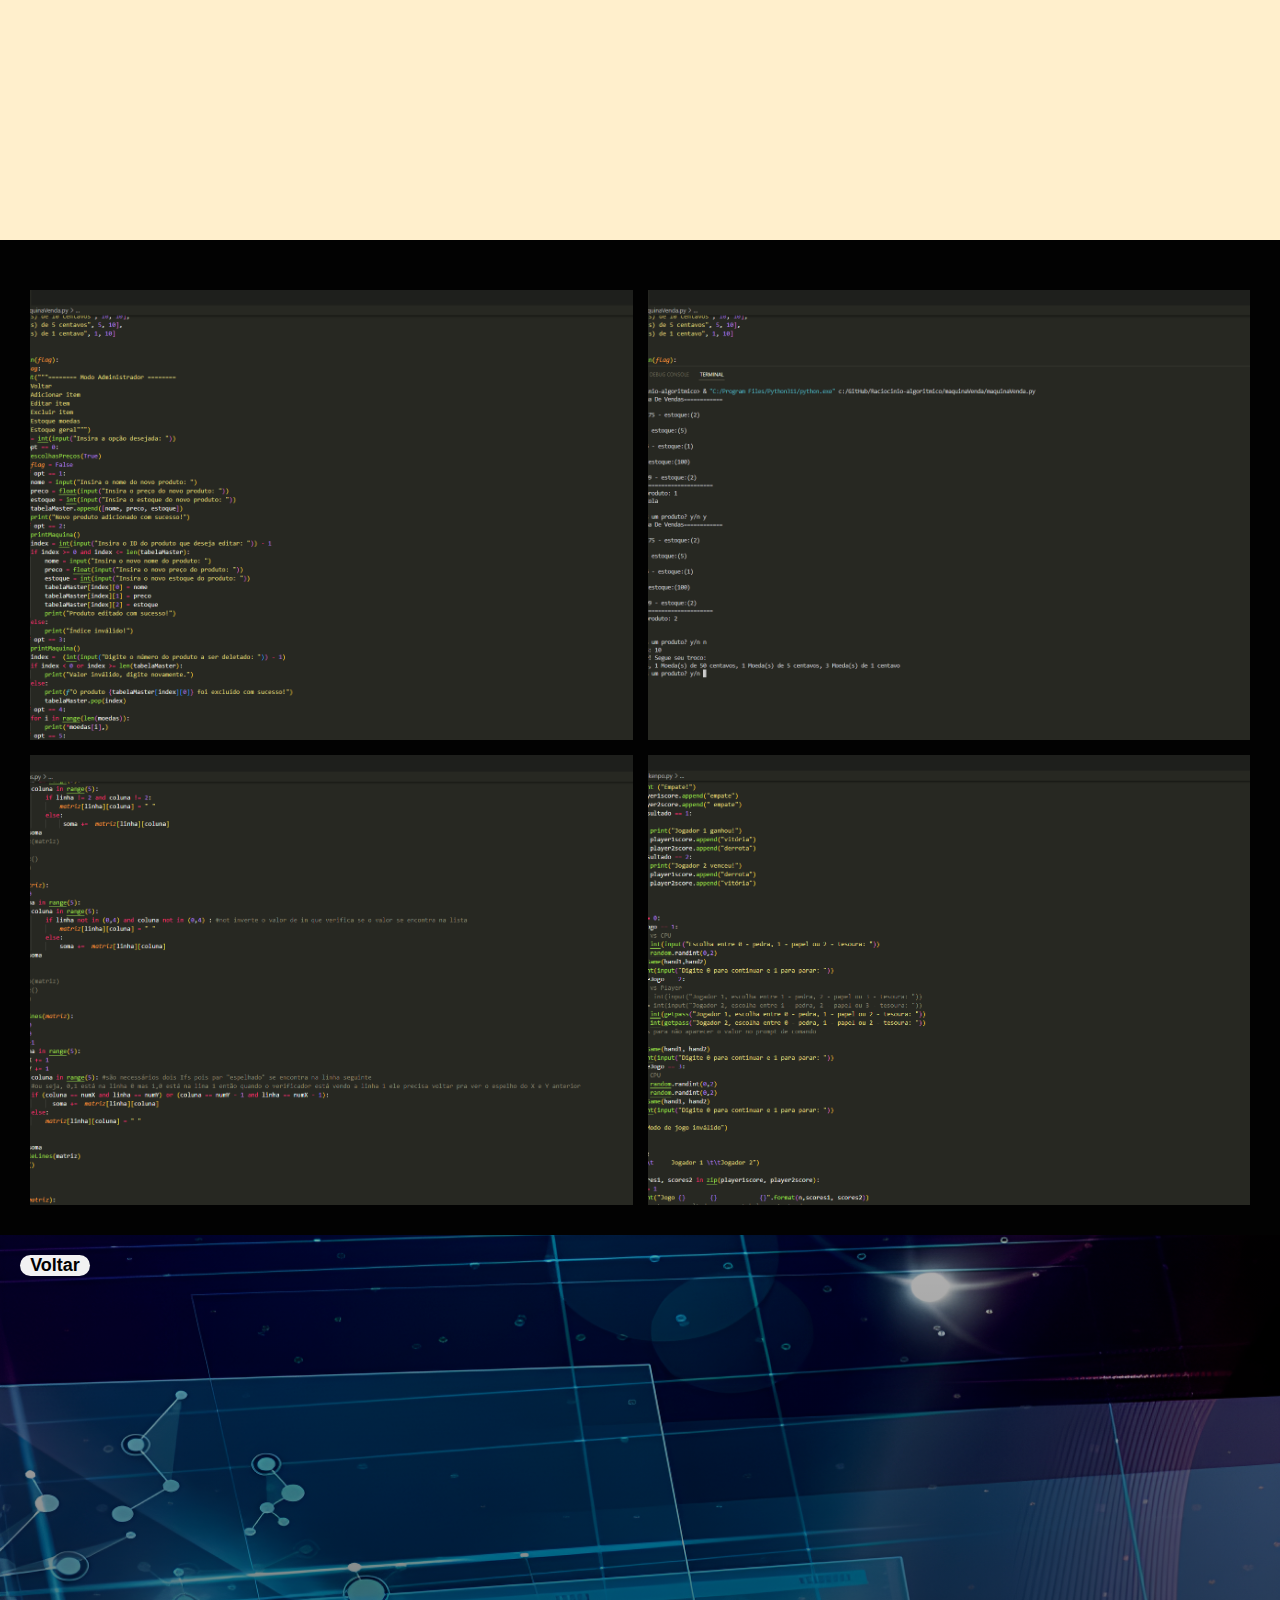
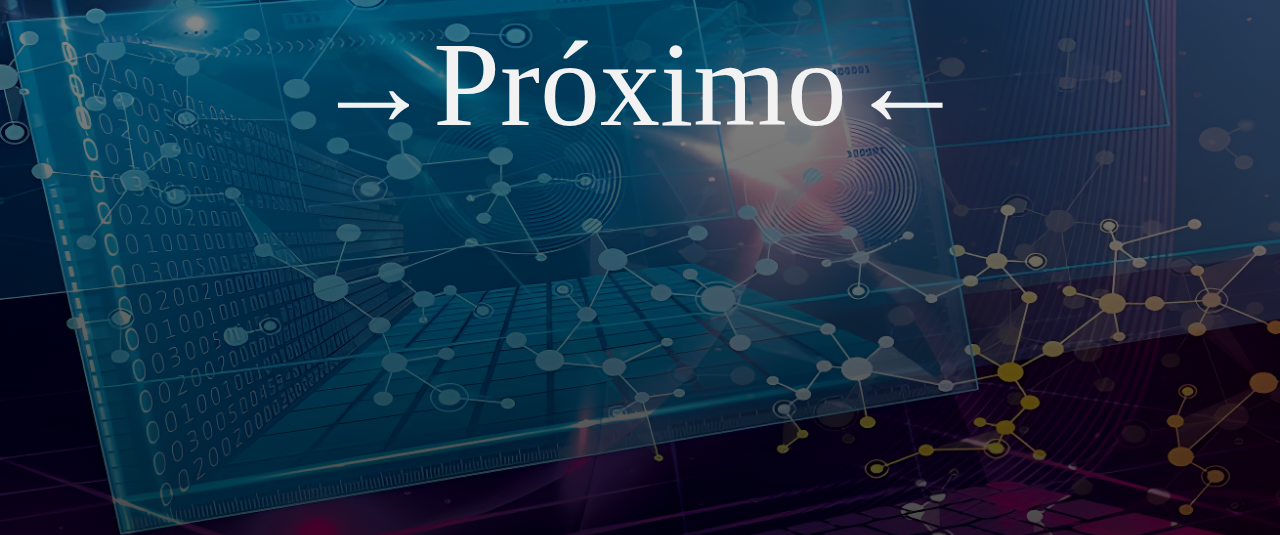
<file: raciocinio.html>
<!DOCTYPE html>
<html>
<head>
  <title>Raciocínio Algorítimico</title>
  <style>
    body {
      margin: 0;
      padding: 0;
      font-family: 'Roboto', sans-serif;
    }
    :root {
    --rich-black: #020202;
    --white-text: #F2F2F2;
    --almond: #FFEFCC;
    --red-accent: #E3051A;
  }
    
    .container {
      position: relative;
      height: 100vh;
      background-image: linear-gradient(rgba(0,0,0,0.3),rgba(0,0,0,0.7)), url(data/imgs/racalgoritmo\ .jpg);
      background-size: cover;
      background-position: center;
    }
    
    .title {
      font-family: Krylon;
      position: absolute;
      top: 50%;
      left: 50%;
      transform: translate(-50%, -50%);
      text-align: center;
      color: var(--white-text);
      font-size: 7em;
      text-decoration: none;
    }
    
    .return-button {
      width: 70px;
      height: 20-px;
      position: absolute;
      top: 20px;
      left: 20px;
      border-radius: 15px;
      color: var(--rich-black);
      font-size: 18px;
      font-weight: bold;
      background-color: var(--white-text);
      text-align: center;
      text-decoration: none;
    }
    
    .content {
    background-color: var(--rich-black);
    }
    
    .text-with-image {
      font-size: 30px;
      height: 100vh;
      padding: 20px;
      padding-left: 15%;
      color: var(--rich-black);
      background-color: var(--almond);
      display: flex;
      align-items: center;
    }
    
    .text {
      width: 70vw;
    }
    
   
    
    .grid {
      padding: 30px;
      display: grid;
      grid-template-columns: repeat(2, 1fr);
      grid-gap: 15px;
      margin-top: 20px;
      background-color: var(--rich-black);
    }
    
    .grid-item {
      display: flex;
      justify-content: center;
      align-items: center;
      background-color: #f0f0f0;
      height: 50vh;
      min-width: 400px;
      background-position: center;
      background-size: cover;
    }
    
    .last-section {
      position: relative;
      height: 100vh;
      background-image: linear-gradient(rgba(0,0,0,0.3),rgba(0,0,0,0.7)), url(data/imgs/expcri.jpg);
      background-size: cover;
      background-position: center;
      display: flex;
      justify-content: center;
      align-items: center;
      color: --;
      font-size: 30px;
      
    }
    
  </style>
</head>
<body>
  <div class="container">
    <div class="title">Raciocínio Algorítimico</div>
    <a class="return-button" href="index.html">Voltar</a>
  </div>
  
  <div class="content">
    <div class="text-with-image">
      <div class="text">
        <p><span style="font-family: Krylon; color:#E3051A; font-weight: bold;">→A disciplina de Raciocínio Algorítmico</span> trata do desenvolvimento do pensamento computacional por meio da construção de algoritmos. Durante o semestre os estudantes aprendem a manipular  
            variáveis, expressões lógico-aritmético-relacionais, estruturas de controle, estruturas de dados homogêneas e funções para a resolução de problemas computacionais na forma de algoritmos.  
            Ao final da disciplina, o estudante é capaz de implementar programas computacionais para problemas de baixa complexidade, utilizando linguagem de programação, com autorregulação e atitude cooperativa.</p>
      </div>
    </div>
    
    <div class="grid">
      <div class="grid-item" style="background-image: url(data/imgs/racalg1.png);"></div>
      <div class="grid-item" style="background-image: url(data/imgs/racalg2.png);"></div>
      <div class="grid-item" style="background-image: url(data/imgs/racalg3.png);"></div>
      <div class="grid-item" style="background-image: url(data/imgs/racalg4.png);"></div>
    </div>
  </div>
  
  <div class="last-section">
    <a class="return-button" href="index.html">Voltar</a>
    <a class="title" style="font-size: 4em;" href="expCriativa.html">→Próximo←</a>
  </div>
</body>
</html>
</file>
<file: style.css>
:root {
    --rich-black: #020202;
    --white-text: #F2F2F2;
    --almond: #FFEFCC;
    --red-accent: #E3051A;
  }


@import url(https://fonts.googleapis.com/css?family=Roboto:100,100italic,300,300italic,regular,italic,500,500italic,700,700italic,900,900italic);
@font-face {
    font-family:Krylon;
    src: url(data/fonts/Krylon-Regular.woff) format(woff);
}

section {
    margin: 0;
    padding: 0;
  }



.krylon{
    font-family: Krylon;
}

.roboto{
    font-family: 'Roboto', sans-serif;
}

body {
    margin: 0;
    padding: 0;
    font-family: 'Roboto', sans-serif;
  }
  
  .main-screen {
    height: 100vh;
    display: flex;
    flex-direction: column;
    justify-content: center;
    align-items: center;
    background-image: url(data/imgs/bg.jpg);
    background-position: center center;
    
  }

  
  .main-screen h1 {
    font-size: 7em;
    text-align: center;
    color: var(--white-text);
    margin-top: 40%;
    font-family: Krylon;
  }
  
  .social-links {
    position: absolute;
    bottom: 20px;
    right: 20px;
  }
  
  .social-links a {
    margin-left: 10px;
    color: var(--white-text);
  }
  
  .navigation {
    position: absolute;
    top: 20px;
    right: 20px;
    transition: opacity 0.3s ease;
    color: var(--white-text);
  }

  .navigation.scrolled {
    opacity: 0;
  }

  .navigation a {
    margin-left: 5px;
    text-decoration: none;
    color: var(--white-text);
  }
  
  .about-section {
    height: 100vh;
    background-color: var(--almond);
    font-size: 2em;
    padding: 20px;
  }
  .about-section p{
    padding: 15%;
    color: var(--rich-black);
  }

  .worksec-title{
    padding: 50px;
    font-family: Krylon;
    color: var(--red-accent);
    font-size: 4em;
    background-color: var(--rich-black);
    text-align: center;
    font-weight: bold;

  }
  
  .featured-works {
    display: flex;
    flex-wrap: wrap;
    justify-content: space-between;
    background-color: var(--rich-black);
    padding: 10px;
    
    
  }
  
  .work-item {
    flex-basis: calc(50% - 20px);
    background-color: var(--rich-black);
    margin-bottom: 20px;
    display: flex;
    align-items: flex-start;
  }
  
  .work-item:nth-child(even) {
    flex-direction: row-reverse;
  }
  
  .work-content {
    display: flex;
    flex-direction: column;
    align-items: center;
    text-align: center;
    padding: 20px;
    flex-grow: 1;
  }
  
  .work-item img {
    width: 500px;
    height: auto;
    margin-top: 20px;
    margin-right: 5px; /* Added margin */
  }
  .work-description:hover .work-description-container {
    background-color: var(--red-accent);
    
  }
  
  
  .work-description-container {
    position: relative; /* Added positioning */
    width: 470px;
    height: 370px;
    margin-top: 20px;
    align-self: center;
    display: flex;
    flex-direction: column;
    justify-content: space-between;
    border: 1px solid var(--white-text);
    padding: 5px;
    transition: 0.3s ease;
  }
  .work-description-container:hover {
    background-color: var(--red-accent);
    
  }
  
  
  .work-description-container a {
    display: block;
    text-decoration: none;
  }
  
  .work-description {
    flex-grow: 1;
    color: var(--white-text);
    background-color: var(--rich-black);
    padding: 9px;
    text-align: left;
    cursor: pointer;
    display: flex;
    flex-direction: column;
    transition: 0.3s ease;
    
  }
  
  .work-description-container:hover .work-description{
    color: var(--white-text);
    background-color: var(--red-accent);
    
  }

  .work-description h2 {
    font-size: 48px;
    margin-top: 0;
    font-family: Krylon;
    flex-grow: 1;
  }
  
  .work-description p {
    color: var(--white-text);
    font-size: 16px;
    margin-bottom: 0px;
    flex-grow: 1;
  }
  
  .work-description .row-info {
  display: flex;
  justify-content: space-between;
  align-items: flex-end;
  margin-top: 10px;
  font-size: 12px;
  position: absolute; /* Added positioning */
  bottom: 5px; /* Adjusted bottom position */
  left: 5px; /* Added left position */
  }
  
  .work-description .row-info span {
    flex-grow: 1;
    text-align: center;
  }
  
  .work-description .row-info span:last-child {
    text-align: right;
  }
  
  .work-description .row-info .arrow-symbol {
    font-size: 56px;
    font-family: Krylon;
    font-weight:bold;
    color: var(--red-accent);
    margin-bottom: 5px; /* Added margin */
    transition: 0.3s ease;
  }

  .work-description-container:hover .arrow-symbol{
    color: var(--white-text);
   
    
  }


  #contact .social-media {
    background-color: var(--almond);
    padding: 20px;
    display: flex;
    
  }
  
  .social-media a {
    margin: 0 10px;
  }
  
  .social-media img {
    width: 40px;
    height: 40px;
  }
</file>
